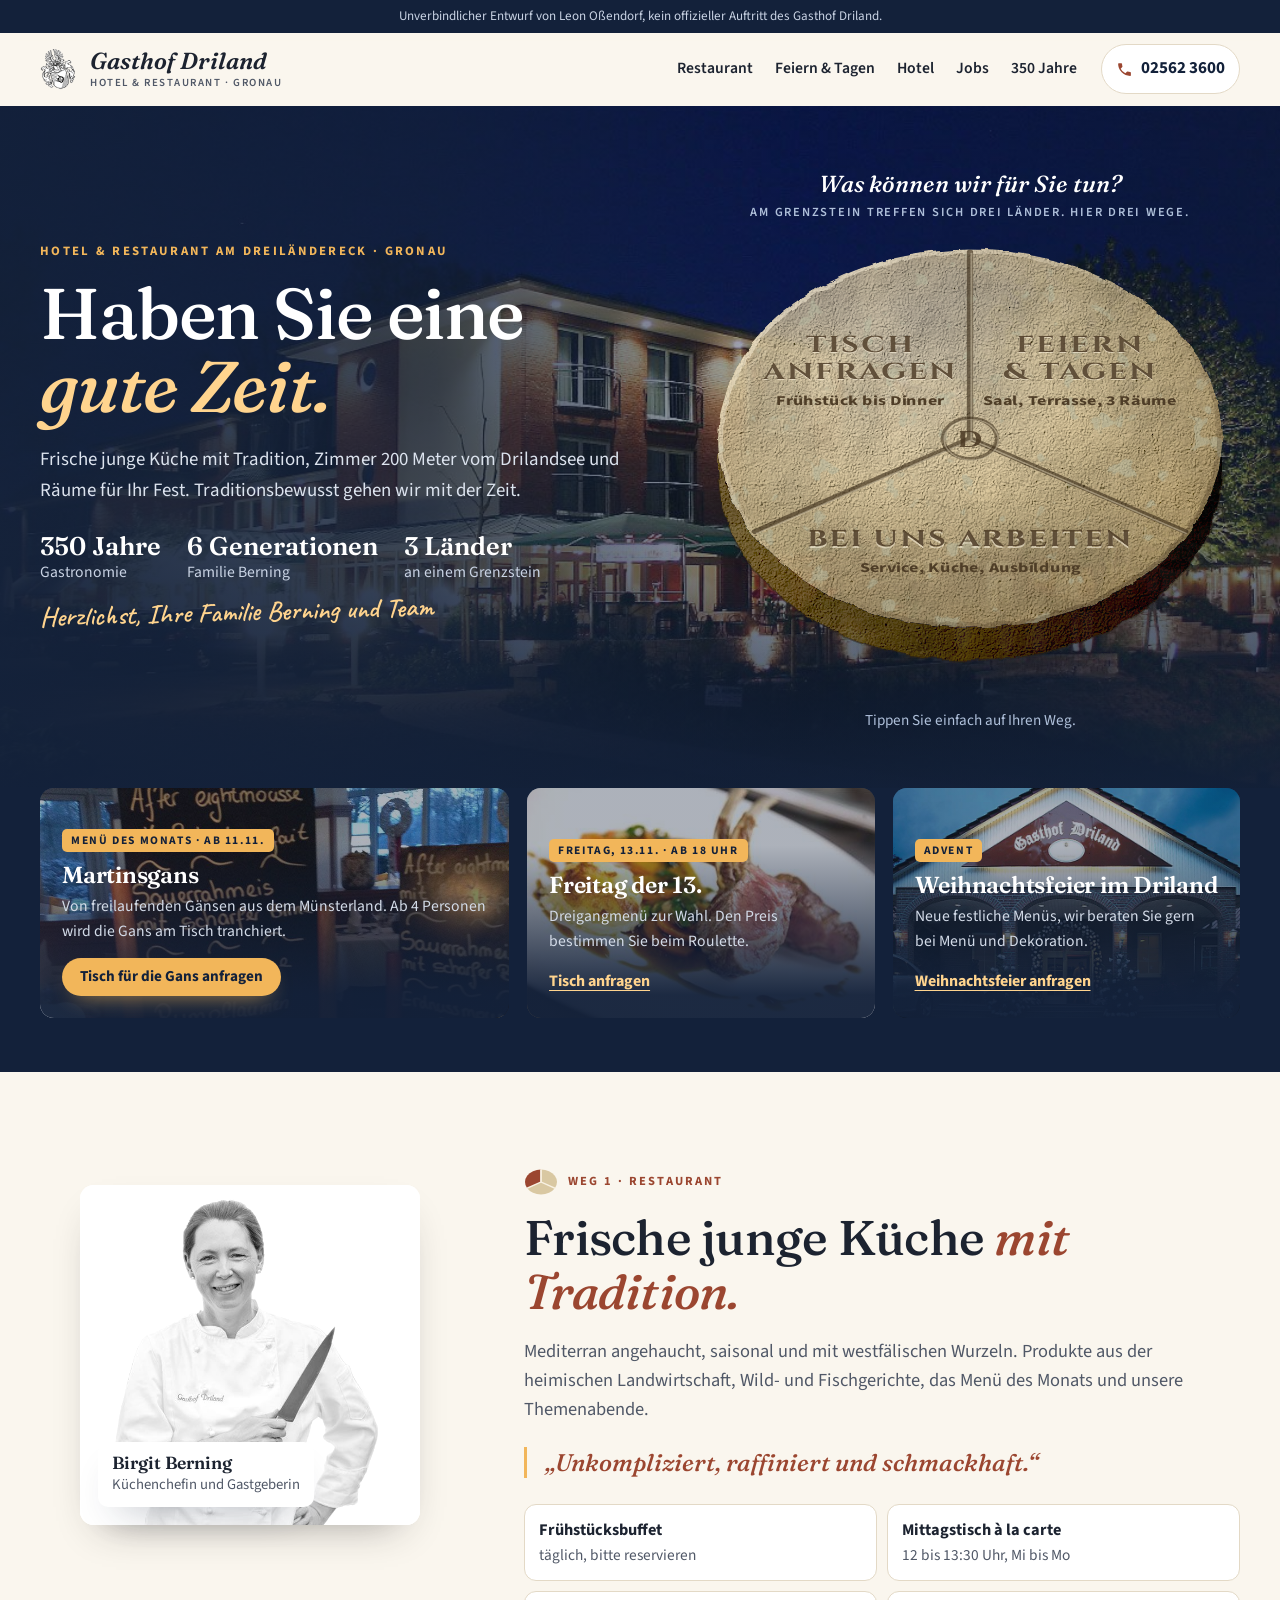
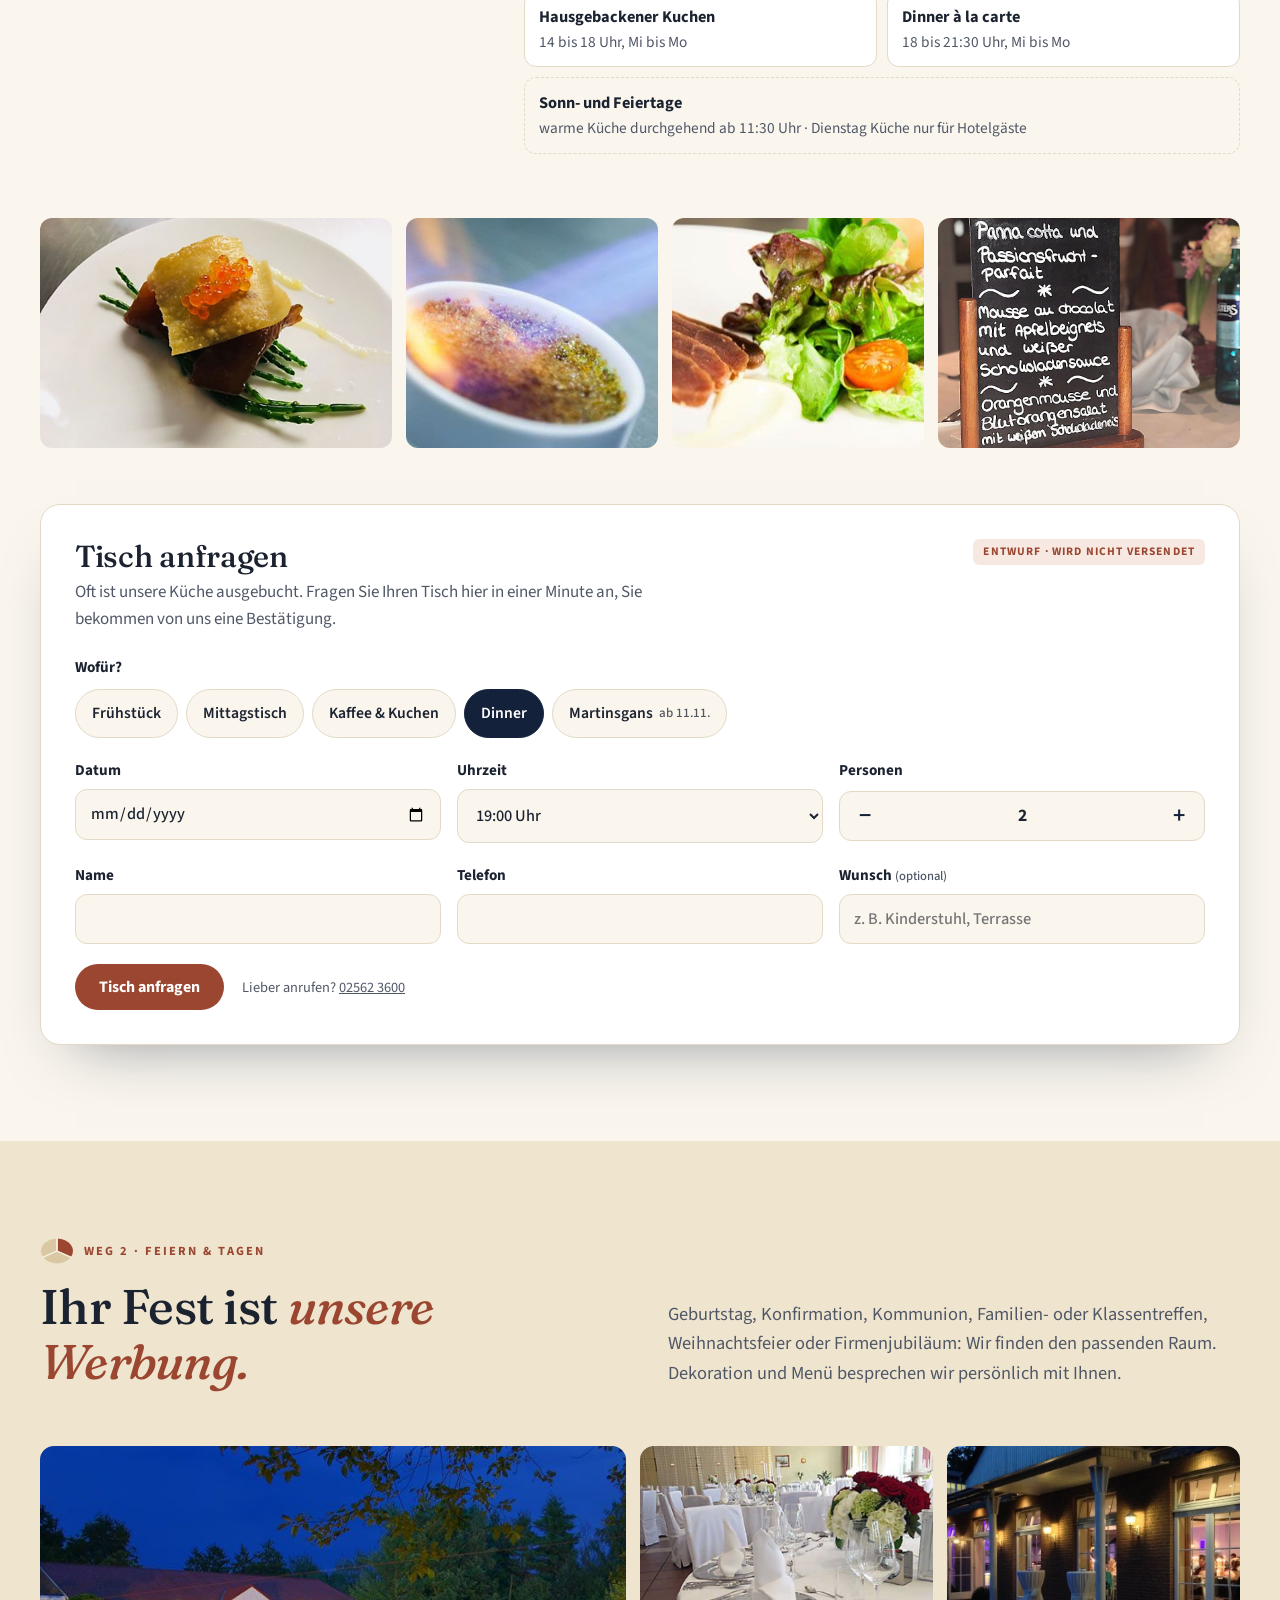
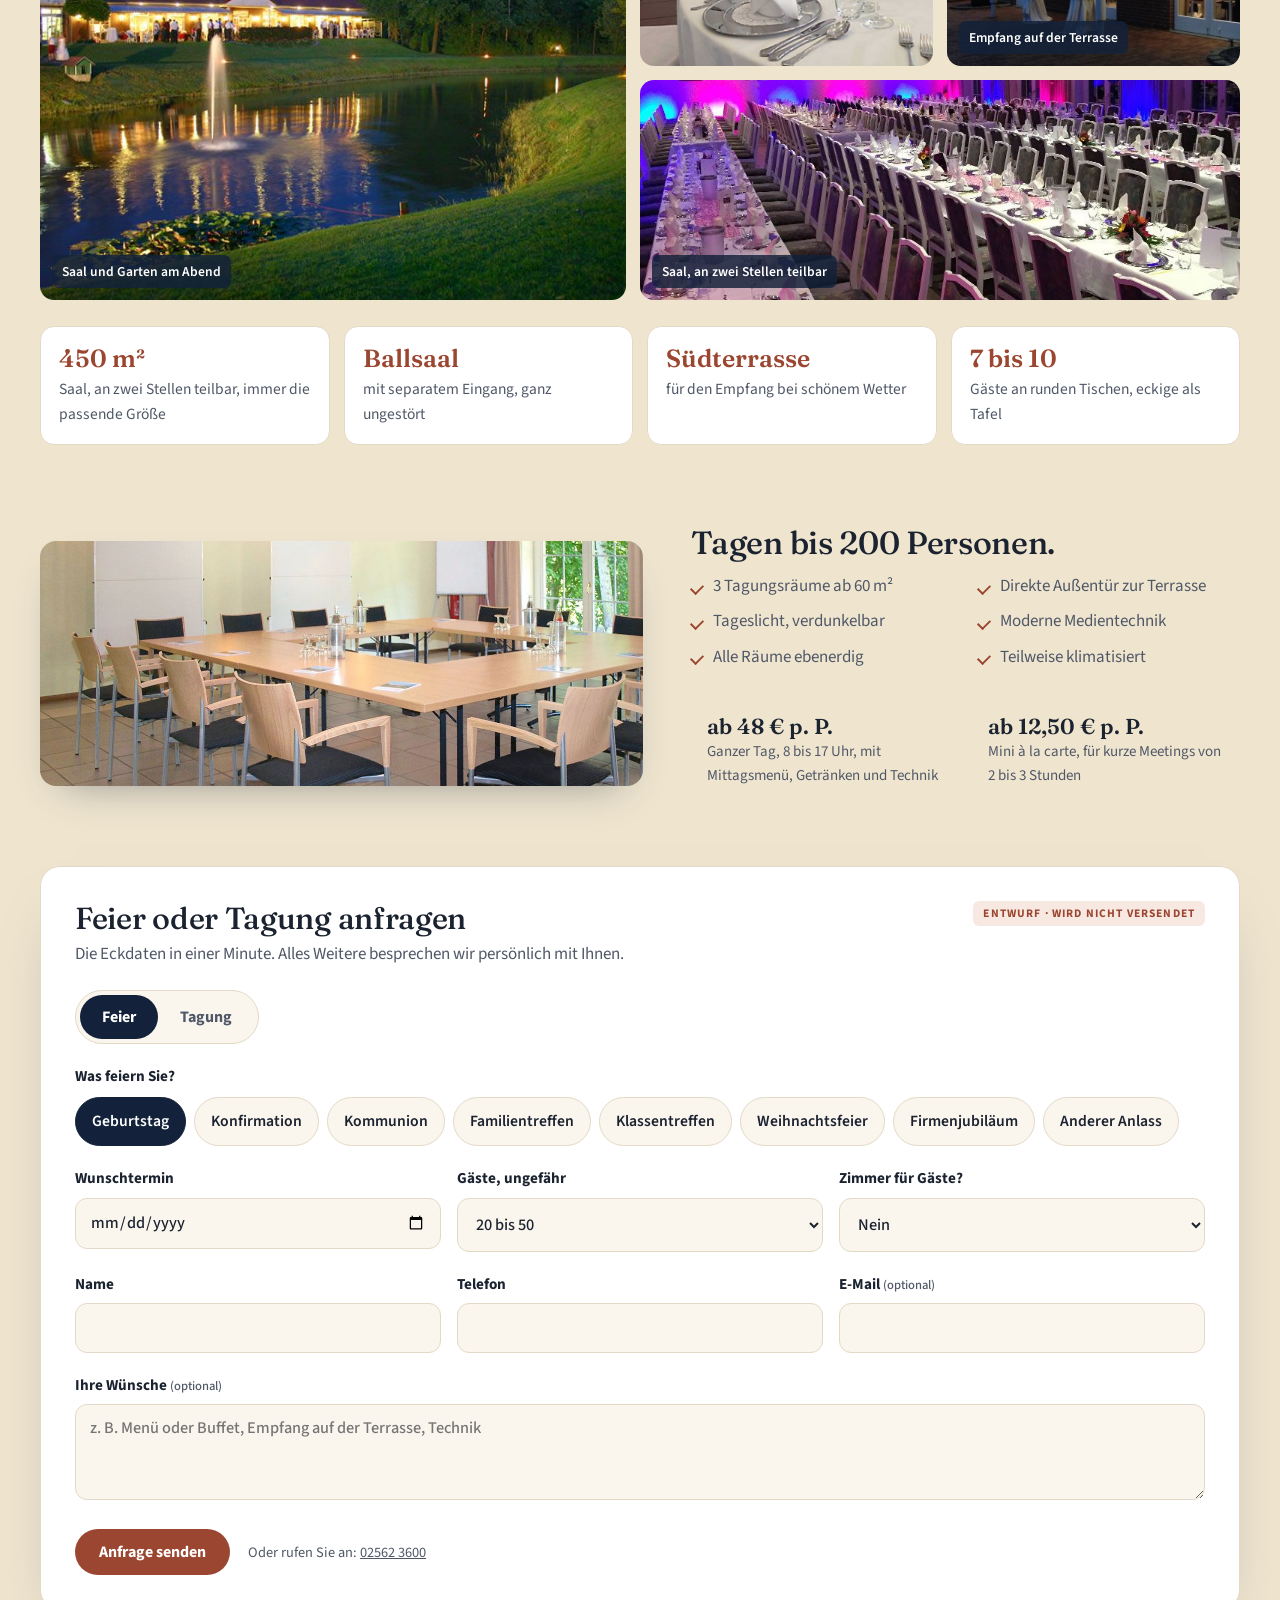
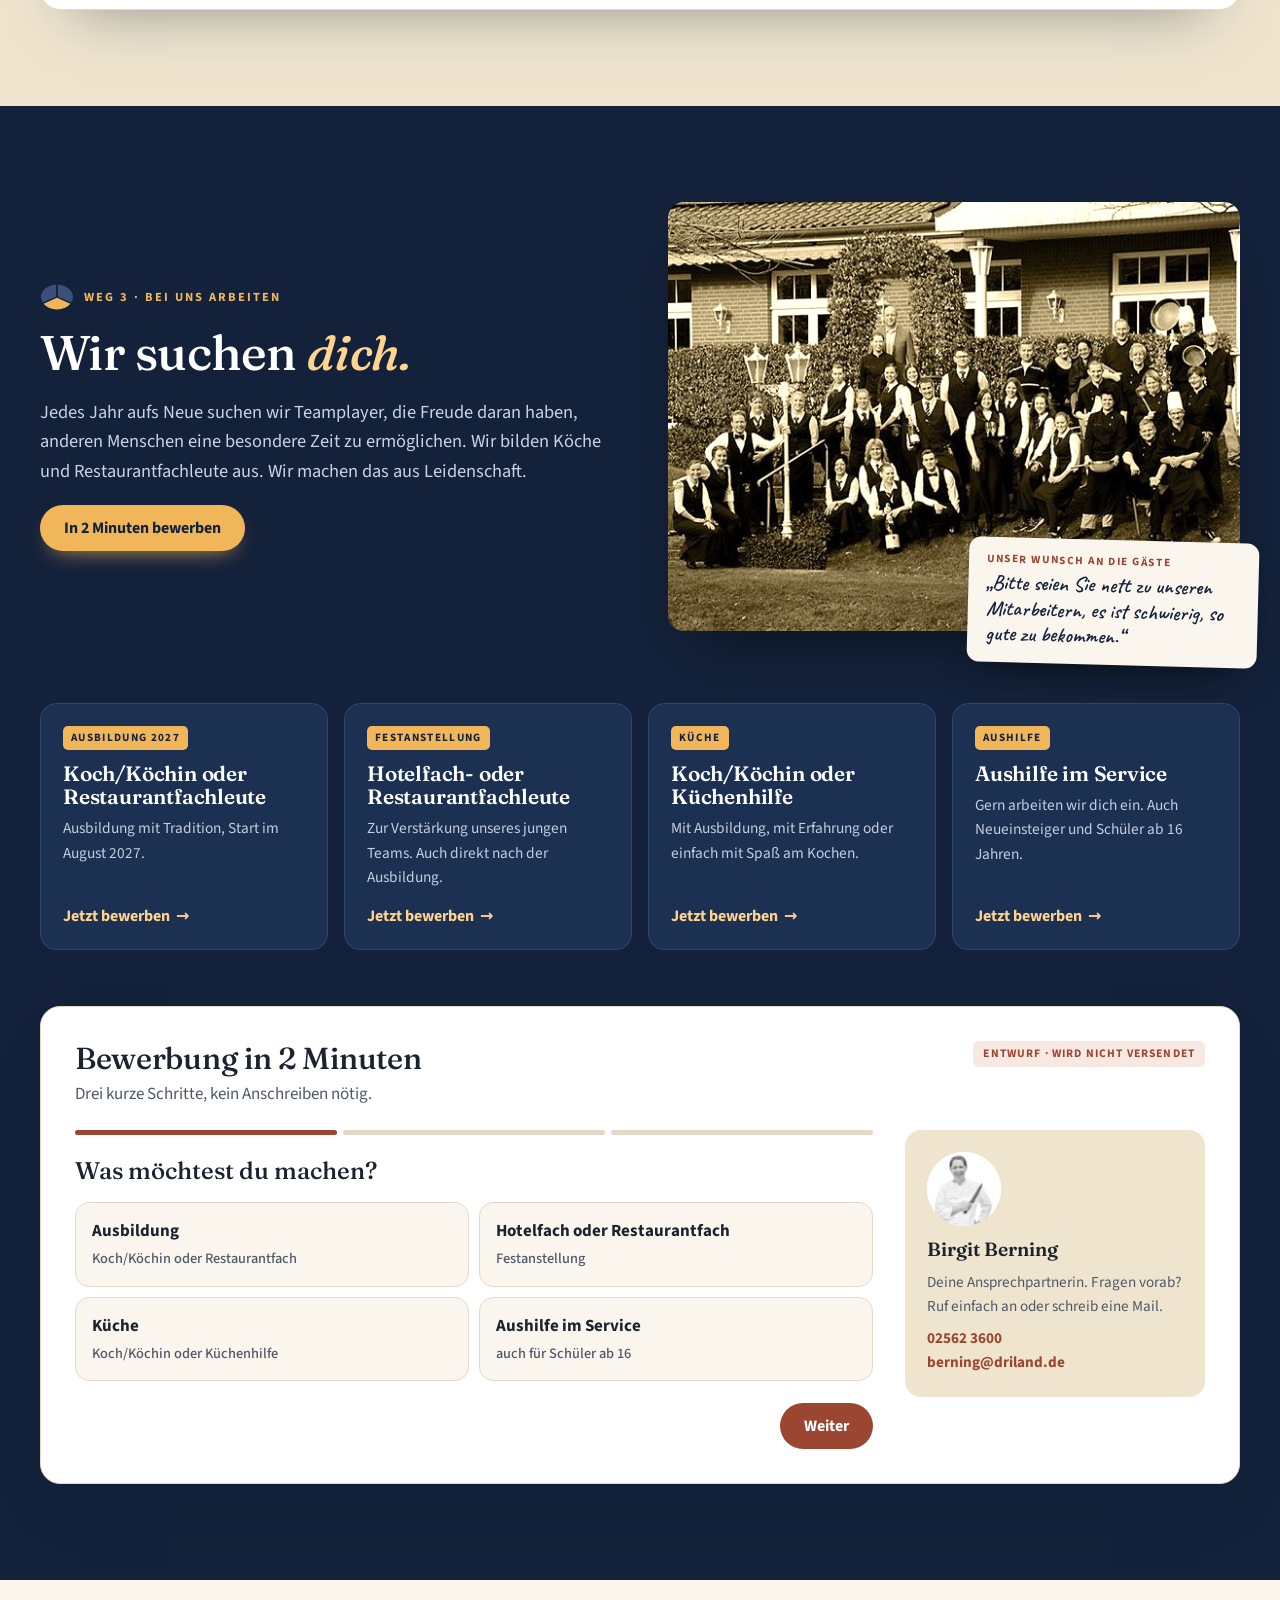
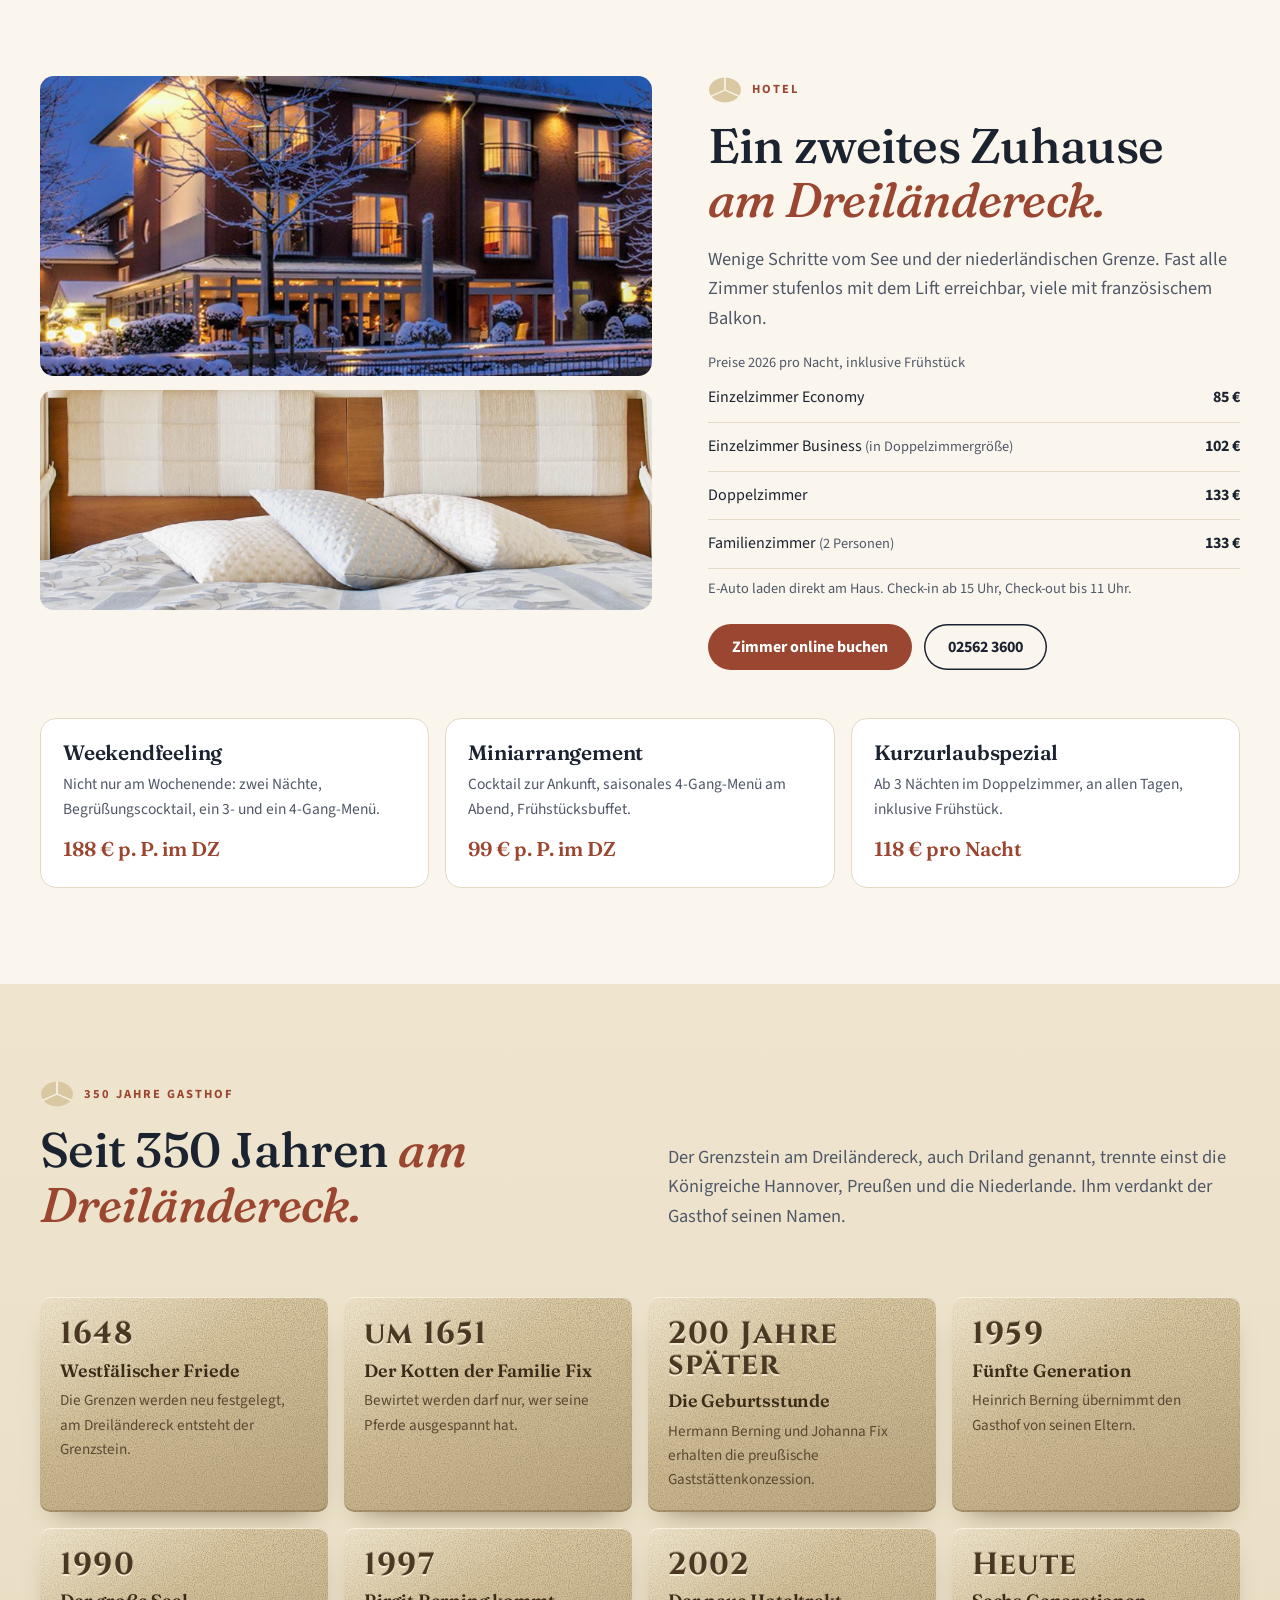
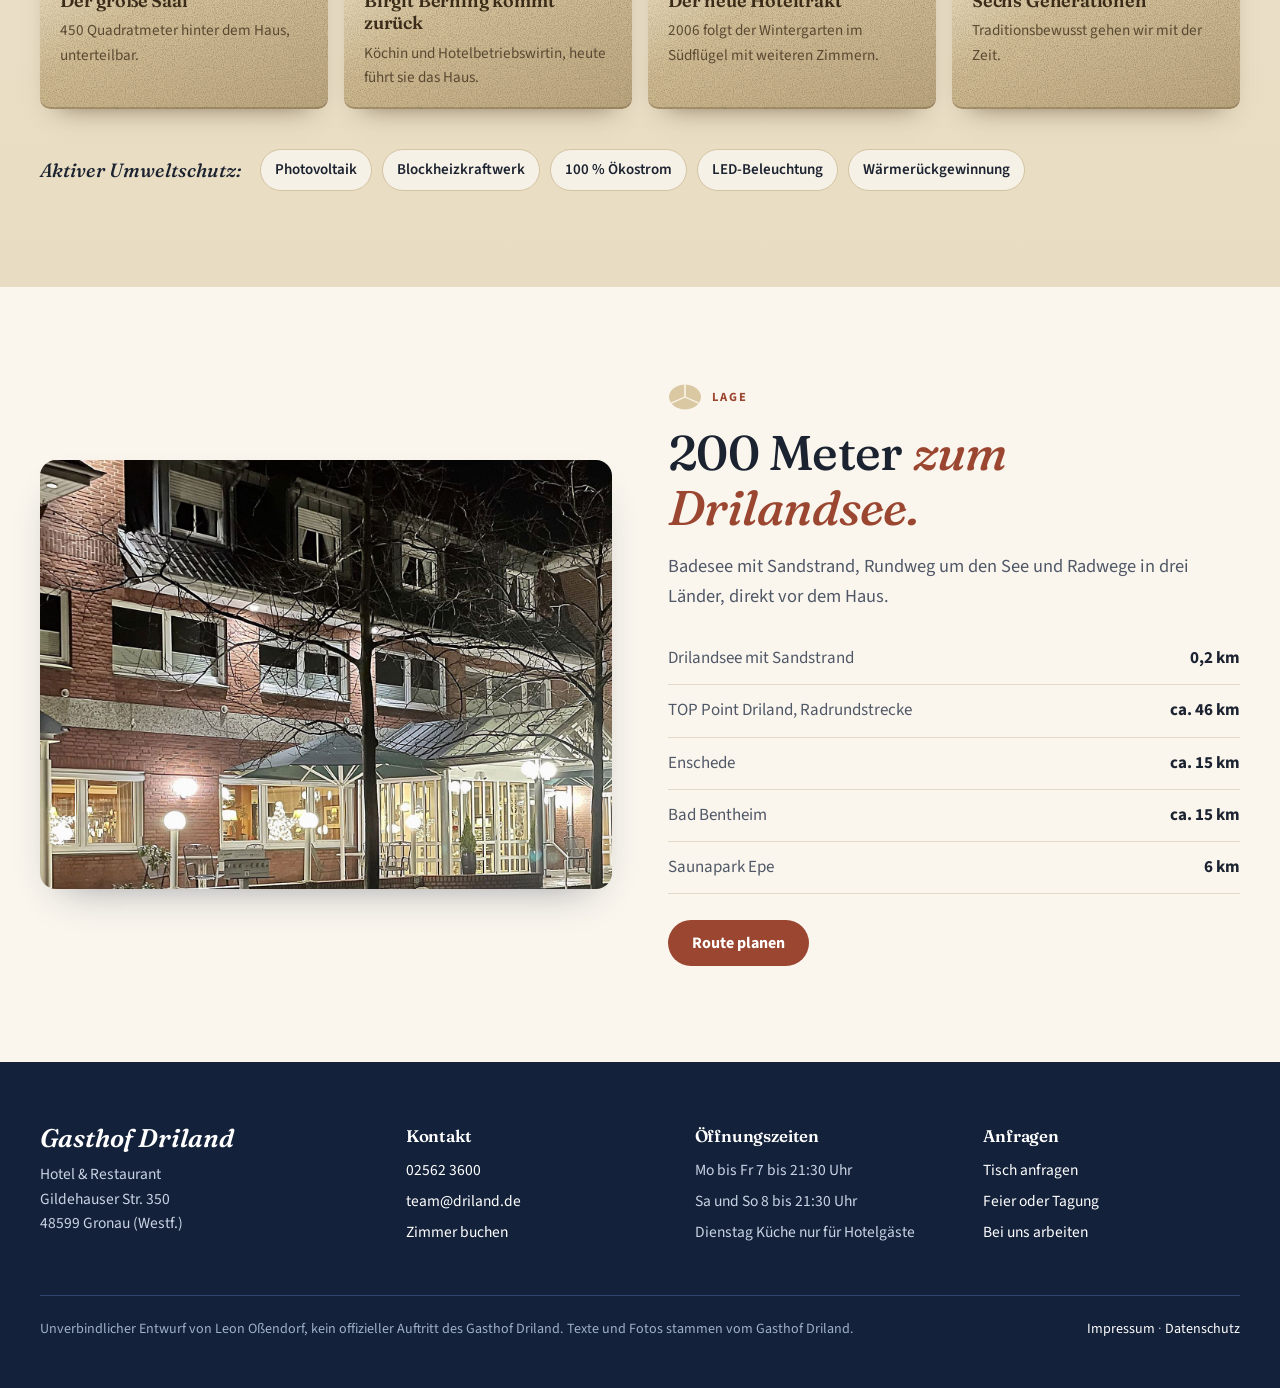
<file: index.html>
<!doctype html>
<html lang="de-DE">
<head>
<meta charset="utf-8">
<meta name="viewport" content="width=device-width, initial-scale=1">
<meta name="robots" content="noindex,nofollow">
<title>Gasthof Driland – Hotel &amp; Restaurant am Dreiländereck, Gronau (Entwurf)</title>
<meta name="description" content="Unverbindlicher Entwurf: Hotel &amp; Restaurant Gasthof Driland in Gronau. Tisch anfragen, Feier oder Tagung anfragen, in zwei Minuten bewerben.">
<meta name="theme-color" content="#13213A">
<link rel="preload" href="fonts/fraunces.woff2" as="font" type="font/woff2" crossorigin>
<link rel="preload" href="fonts/cinzel.woff2" as="font" type="font/woff2" crossorigin>
<link rel="stylesheet" href="css/style.css">
<link rel="icon" href="data:image/svg+xml,%3Csvg xmlns='http://www.w3.org/2000/svg' viewBox='-34 -34 68 68'%3E%3Ccircle r='32' fill='%23D4C29C'/%3E%3Cpath d='M0 0V-32M0 0L27.7 16M0 0L-27.7 16' stroke='%234A3823' stroke-width='5'/%3E%3C/svg%3E">
</head>
<body>
<a class="skip" href="#inhalt">Zum Inhalt</a>

<div class="draftbar" role="note">Unverbindlicher Entwurf von Leon Oßendorf, kein offizieller Auftritt des Gasthof Driland.</div>

<header class="top" id="kopf">
  <div class="wrap top-in">
    <a class="brand" href="#start" aria-label="Gasthof Driland, zum Seitenanfang">
      <img src="img/wappen.png" width="132" height="138" alt="">
      <span><span class="brand-name">Gasthof Driland</span><span class="brand-sub">Hotel &amp; Restaurant · Gronau</span></span>
    </a>
    <nav class="nav" aria-label="Hauptnavigation">
      <a href="#restaurant">Restaurant</a>
      <a href="#feiern">Feiern &amp; Tagen</a>
      <a href="#hotel">Hotel</a>
      <a href="#team">Jobs</a>
      <a href="#geschichte">350 Jahre</a>
    </nav>
    <div class="top-act">
      <a class="tel" href="tel:+4925623600"><svg aria-hidden="true" viewBox="0 0 24 24"><path d="M6.6 10.8a15.1 15.1 0 0 0 6.6 6.6l2.2-2.2a1 1 0 0 1 1-.25 11.4 11.4 0 0 0 3.6.57 1 1 0 0 1 1 1V20a1 1 0 0 1-1 1A17 17 0 0 1 3 4a1 1 0 0 1 1-1h3.5a1 1 0 0 1 1 1c0 1.25.2 2.45.57 3.57a1 1 0 0 1-.25 1z"/></svg><span class="tel-nr">02562 3600</span></a>
    </div>
  </div>
</header>

<main id="inhalt">

<!-- HERO: DER GRENZSTEIN -->
<section class="hero" id="start">
  <div class="hero-bild"><img src="img/haus-abend.jpg" width="1076" height="604" alt="Der Gasthof Driland am Abend, Fenster und Terrasse beleuchtet"></div>
  <div class="wrap hero-in">
    <div class="hero-text">
      <p class="ort">Hotel &amp; Restaurant<span class="lang"> am Dreiländereck</span> · Gronau</p>
      <h1>Haben Sie eine <em>gute Zeit.</em></h1>
      <p class="lead">Frische junge Küche mit Tradition, Zimmer 200 Meter vom Drilandsee und Räume für Ihr Fest. Traditionsbewusst gehen wir mit der Zeit.</p>
    </div>

    <div class="stein-box">
      <p class="stein-frage">Was können wir für Sie tun?<small>Am Grenzstein treffen sich drei Länder. Hier drei Wege.</small></p>
      <svg class="stein" viewBox="0 0 600 530" role="group" aria-label="Drei Wege: Tisch anfragen, Feiern und Tagen, Bei uns arbeiten">
        <defs>
          <filter id="sand" x="-5%" y="-5%" width="110%" height="110%">
            <feTurbulence type="fractalNoise" baseFrequency="0.011" numOctaves="5" seed="11" result="grob"/>
            <feTurbulence type="fractalNoise" baseFrequency="0.85" numOctaves="2" seed="4" result="fein"/>
            <feComposite in="grob" in2="fein" operator="arithmetic" k2="0.7" k3="0.42" result="relief"/>
            <feDiffuseLighting in="relief" surfaceScale="5.5" diffuseConstant="1.08" lighting-color="#fff" result="licht"><feDistantLight azimuth="225" elevation="48"/></feDiffuseLighting>
            <feTurbulence type="fractalNoise" baseFrequency="0.006" numOctaves="3" seed="5" result="wolke"/>
            <feColorMatrix in="wolke" values="0 0 0 0 1  0 0 0 0 1  0 0 0 0 1  -1.6 0 0 0 1.25" result="flecken"/>
            <feComposite in="licht" in2="SourceGraphic" operator="arithmetic" k1="1.14" k4="-0.07" result="lit"/>
            <feComposite in="lit" in2="flecken" operator="arithmetic" k1="0.25" k2="0.78" result="lit2"/>
            <feComposite in="lit2" in2="SourceAlpha" operator="in"/>
          </filter>
          <filter id="rand" x="-3%" y="-3%" width="106%" height="106%"><feTurbulence type="fractalNoise" baseFrequency="0.045" numOctaves="2" seed="8"/><feDisplacementMap in="SourceGraphic" scale="7" xChannelSelector="R" yChannelSelector="G"/></filter>
          <filter id="flechte" x="0" y="0" width="100%" height="100%">
            <feTurbulence type="fractalNoise" baseFrequency="0.035" numOctaves="3" seed="21"/>
            <feColorMatrix values="0 0 0 0 .47  0 0 0 0 .49  0 0 0 0 .36  0 0 0 14 -9.4"/>
            <feComposite in2="SourceAlpha" operator="in"/>
          </filter>
          <radialGradient id="st-top" cx=".36" cy=".3" r=".85"><stop offset="0" stop-color="#E8DBBF"/><stop offset=".55" stop-color="#D4C29C"/><stop offset=".9" stop-color="#BCA67E"/><stop offset="1" stop-color="#9E8862"/></radialGradient>
          <linearGradient id="st-seite" x1="0" x2="1"><stop offset="0" stop-color="#8E7D5E"/><stop offset=".35" stop-color="#7A6A4E"/><stop offset="1" stop-color="#4A3F2E"/></linearGradient>
          <linearGradient id="st-kante" x1="0" y1="0" x2="1" y2="1"><stop offset="0" stop-color="#FFF4DC" stop-opacity=".75"/><stop offset=".5" stop-color="#FFF4DC" stop-opacity="0"/><stop offset=".55" stop-color="#3E2E1A" stop-opacity="0"/><stop offset="1" stop-color="#3E2E1A" stop-opacity=".55"/></linearGradient>
          <radialGradient id="st-boden" cx=".5" cy=".5" r=".5"><stop offset="0" stop-color="#000" stop-opacity=".6"/><stop offset="1" stop-color="#000" stop-opacity="0"/></radialGradient>
        </defs>
        <ellipse cx="306" cy="300" rx="300" ry="215" fill="url(#st-boden)"/>
        <g filter="url(#rand)">
          <path d="M20 235 A280 210 0 0 0 580 235 L580 272 A280 210 0 0 1 20 272 Z" fill="url(#st-seite)" filter="url(#sand)"/>
          <path d="M20 272 A280 210 0 0 0 580 272" fill="none" stroke="#2c2214" stroke-opacity=".5" stroke-width="2"/>
          <ellipse cx="300" cy="235" rx="280" ry="210" fill="url(#st-top)" filter="url(#sand)"/>
          <ellipse cx="300" cy="235" rx="280" ry="210" fill="#fff" filter="url(#flechte)" opacity=".5"/>
          <ellipse cx="300" cy="235" rx="277" ry="207.5" fill="none" stroke="url(#st-kante)" stroke-width="5"/>
        </g>
        <g transform="translate(300 235) scale(1 .75)">
          <a class="sek" href="#tisch" data-weg="tisch" aria-label="Tisch anfragen">
            <path class="glanz" d="M0 0 L-242.5 140 A280 280 0 0 1 0 -280 Z"/>
            <path class="fokus" d="M-8 -14 L-232 116 A262 262 0 0 1 -8 -260 Z"/>
            <g text-anchor="middle">
              <text class="gr" x="-122" y="-128" font-size="34" fill="#FFF6E2" opacity=".55" dy="1.6" aria-hidden="true">TISCH</text>
              <text class="gr" x="-122" y="-128" font-size="34" fill="#4A3823" opacity=".84">TISCH</text>
              <text class="gr" x="-122" y="-88" font-size="34" fill="#FFF6E2" opacity=".55" dy="1.6" aria-hidden="true">ANFRAGEN</text>
              <text class="gr" x="-122" y="-88" font-size="34" fill="#4A3823" opacity=".84">ANFRAGEN</text>
              <text class="kl" x="-122" y="-50" font-size="20" fill="#4E3D27">Frühstück bis Dinner</text>
            </g>
          </a>
          <a class="sek" href="#anfrage" data-weg="feier" aria-label="Feiern und Tagen">
            <path class="glanz" d="M0 0 L0 -280 A280 280 0 0 1 242.5 140 Z"/>
            <path class="fokus" d="M8 -14 L8 -260 A262 262 0 0 1 232 116 Z"/>
            <g text-anchor="middle">
              <text class="gr" x="122" y="-128" font-size="34" fill="#FFF6E2" opacity=".55" dy="1.6" aria-hidden="true">FEIERN</text>
              <text class="gr" x="122" y="-128" font-size="34" fill="#4A3823" opacity=".84">FEIERN</text>
              <text class="gr" x="122" y="-88" font-size="34" fill="#FFF6E2" opacity=".55" dy="1.6" aria-hidden="true">&amp; TAGEN</text>
              <text class="gr" x="122" y="-88" font-size="34" fill="#4A3823" opacity=".84">&amp; TAGEN</text>
              <text class="kl" x="122" y="-50" font-size="20" fill="#4E3D27">Saal, Terrasse, 3 Räume</text>
            </g>
          </a>
          <a class="sek" href="#bewerbung" data-weg="team" aria-label="Bei uns arbeiten">
            <path class="glanz" d="M0 0 L242.5 140 A280 280 0 0 1 -242.5 140 Z"/>
            <path class="fokus" d="M0 16 L226 146 A262 262 0 0 1 -226 146 Z"/>
            <g text-anchor="middle">
              <text class="gr" x="0" y="160" font-size="34" fill="#FFF6E2" opacity=".55" dy="1.6" aria-hidden="true">BEI UNS ARBEITEN</text>
              <text class="gr" x="0" y="160" font-size="34" fill="#4A3823" opacity=".84">BEI UNS ARBEITEN</text>
              <text class="kl" x="0" y="198" font-size="20" fill="#4E3D27">Service, Küche, Ausbildung</text>
            </g>
          </a>
          <g stroke-linecap="round" fill="none" pointer-events="none">
            <path d="M0 0 L0 -276 M0 0 L239 138 M0 0 L-239 138" stroke="#3B2C19" stroke-opacity=".62" stroke-width="7"/>
            <path d="M1.6 2 L1.6 -274 M1.6 2 L240 140.5 M1.6 2 L-237 140.5" stroke="#FFF3D8" stroke-opacity=".38" stroke-width="2.2"/>
            <circle r="30" stroke="#3B2C19" stroke-opacity=".55" stroke-width="5"/>
            <circle r="30" cx="1.4" cy="1.8" stroke="#FFF3D8" stroke-opacity=".35" stroke-width="1.6"/>
          </g>
          <text class="gr" y="12" font-size="34" text-anchor="middle" fill="#4A3823" opacity=".85" pointer-events="none">D</text>
        </g>
      </svg>
      <p class="stein-note">Tippen Sie einfach auf Ihren Weg.</p>
    </div>
    <div class="hero-extra">
      <ul class="fakten">
        <li><b>350 Jahre</b>Gastronomie</li>
        <li><b>6 Generationen</b>Familie Berning</li>
        <li><b>3 Länder</b>an einem Grenzstein</li>
      </ul>
      <p class="hand">Herzlichst, Ihre Familie Berning und Team</p>
    </div>
  </div>
</section>

<!-- AKTUELL -->
<section class="aktuell" aria-label="Aktuell im Driland">
  <div class="wrap aktuell-grid">
    <article class="akt reveal">
      <div class="akt-bild"><img src="img/tafel-kerze.jpg" width="1200" height="407" alt="" loading="lazy"></div>
      <div class="akt-in">
        <span class="tag">Menü des Monats · ab 11.11.</span>
        <h3>Martinsgans</h3>
        <p>Von freilaufenden Gänsen aus dem Münsterland. Ab 4 Personen wird die Gans am Tisch tranchiert.</p>
        <a class="btn btn-licht btn-klein" href="#tisch" data-preset-tisch="Martinsgans">Tisch für die Gans anfragen</a>
      </div>
    </article>
    <article class="akt reveal">
      <div class="akt-bild"><img src="img/teller-lamm.jpg" width="405" height="270" alt="" loading="lazy"></div>
      <div class="akt-in">
        <span class="tag">Freitag, 13.11. · ab 18 Uhr</span>
        <h3>Freitag der 13.</h3>
        <p>Dreigangmenü zur Wahl. Den Preis bestimmen Sie beim Roulette.</p>
        <a class="akt-link" href="#tisch" data-preset-tisch="Dinner" data-datum="2026-11-13">Tisch anfragen</a>
      </div>
    </article>
    <article class="akt reveal">
      <div class="akt-bild"><img src="img/eingang-advent.jpg" width="800" height="530" alt="" loading="lazy"></div>
      <div class="akt-in">
        <span class="tag">Advent</span>
        <h3>Weihnachtsfeier im Driland</h3>
        <p>Neue festliche Menüs, wir beraten Sie gern bei Menü und Dekoration.</p>
        <a class="akt-link" href="#anfrage" data-preset-feier="Weihnachtsfeier">Weihnachtsfeier anfragen</a>
      </div>
    </article>
  </div>
</section>

<!-- WEG 1: RESTAURANT -->
<section class="sektion" id="restaurant">
  <div class="wrap">
    <div class="rest-grid">
      <figure class="chefin reveal">
        <img src="img/birgit-berning.jpg" width="600" height="600" alt="Küchenchefin Birgit Berning in Kochjacke" loading="lazy">
        <figcaption><b>Birgit Berning</b>Küchenchefin und Gastgeberin</figcaption>
      </figure>
      <div class="reveal">
        <p class="marke"><svg viewBox="-34 -27 68 54" aria-hidden="true"><g transform="scale(1 .78)"><path class="s an" d="M0 0 L-27.7 16 A32 32 0 0 1 0 -32Z"/><path class="s" d="M0 0 L0 -32 A32 32 0 0 1 27.7 16Z"/><path class="s" d="M0 0 L27.7 16 A32 32 0 0 1 -27.7 16Z"/><path class="r" d="M0 0V-33M0 0L28.6 16.5M0 0L-28.6 16.5"/></g></svg>Weg 1 · Restaurant</p>
        <h2>Frische junge Küche <em>mit Tradition.</em></h2>
        <p class="intro">Mediterran angehaucht, saisonal und mit westfälischen Wurzeln. Produkte aus der heimischen Landwirtschaft, Wild- und Fischgerichte, das Menü des Monats und unsere Themenabende.</p>
        <p class="motto">„Unkompliziert, raffiniert und schmackhaft.“</p>
        <ul class="zeiten">
          <li><b>Frühstücksbuffet</b>täglich, bitte reservieren</li>
          <li><b>Mittagstisch à la carte</b>12 bis 13:30 Uhr, Mi bis Mo</li>
          <li><b>Hausgebackener Kuchen</b>14 bis 18 Uhr, Mi bis Mo</li>
          <li><b>Dinner à la carte</b>18 bis 21:30 Uhr, Mi bis Mo</li>
          <li class="hinweis"><b>Sonn- und Feiertage</b>warme Küche durchgehend ab 11:30 Uhr · Dienstag Küche nur für Hotelgäste</li>
        </ul>
      </div>
    </div>

    <div class="teller reveal">
      <img src="img/teller-ravioli.jpg" width="960" height="648" alt="Angerichteter Teller mit Ravioli und Kaviar" loading="lazy">
      <img src="img/teller-creme.jpg" width="405" height="270" alt="Crème brûlée, frisch abgeflämmt" loading="lazy">
      <img src="img/teller-salat.jpg" width="405" height="270" alt="Salat mit Tomaten und Thunfisch" loading="lazy">
      <img src="img/tafel-dessert.jpg" width="960" height="684" alt="Kreidetafel mit Desserts: Panna cotta, Mousse au chocolat, Orangenmousse" loading="lazy">
    </div>

    <form class="karte reveal" id="tisch" data-form="tisch" novalidate>
      <div class="form-kopf">
        <div>
          <h3>Tisch anfragen</h3>
          <p>Oft ist unsere Küche ausgebucht. Fragen Sie Ihren Tisch hier in einer Minute an, Sie bekommen von uns eine Bestätigung.</p>
        </div>
        <span class="demo">Entwurf · wird nicht versendet</span>
      </div>
      <div class="inhalt">
        <fieldset>
          <legend>Wofür?</legend>
          <div class="chips" data-name="anlass">
            <label class="chip"><input type="radio" name="anlass" value="Frühstück"><span>Frühstück</span></label>
            <label class="chip"><input type="radio" name="anlass" value="Mittag"><span>Mittagstisch</span></label>
            <label class="chip"><input type="radio" name="anlass" value="Kuchen"><span>Kaffee &amp; Kuchen</span></label>
            <label class="chip"><input type="radio" name="anlass" value="Dinner" checked><span>Dinner</span></label>
            <label class="chip"><input type="radio" name="anlass" value="Martinsgans"><span>Martinsgans <small>ab 11.11.</small></span></label>
          </div>
        </fieldset>
        <div class="reihe">
          <div class="feld"><label for="t-datum">Datum</label><input type="date" id="t-datum" name="datum" required></div>
          <div class="feld"><label for="t-zeit">Uhrzeit</label><select id="t-zeit" name="zeit"></select></div>
          <div class="feld"><span class="lbl" id="t-pers-l">Personen</span><div class="stepper" role="group" aria-labelledby="t-pers-l"><button type="button" data-step="-1" aria-label="Eine Person weniger">−</button><output id="t-pers" aria-live="polite">2</output><button type="button" data-step="1" aria-label="Eine Person mehr">+</button></div></div>
        </div>
        <p class="tipp" id="t-tipp" role="status"></p>
        <div class="reihe">
          <div class="feld"><label for="t-name">Name</label><input type="text" id="t-name" name="name" autocomplete="name" required></div>
          <div class="feld"><label for="t-tel">Telefon</label><input type="tel" id="t-tel" name="telefon" autocomplete="tel" inputmode="tel" required></div>
          <div class="feld"><label for="t-wunsch">Wunsch <small>(optional)</small></label><input type="text" id="t-wunsch" name="wunsch" placeholder="z. B. Kinderstuhl, Terrasse"></div>
        </div>
        <div class="form-fuss">
          <button class="btn btn-klinker" type="submit">Tisch anfragen</button>
          <p>Lieber anrufen? <a href="tel:+4925623600">02562 3600</a></p>
        </div>
      </div>
      <div class="danke" role="status">
        <svg viewBox="0 0 64 64" aria-hidden="true"><circle cx="32" cy="32" r="30" fill="#FBF0EB"/><path d="M20 33l8 8 16-17" fill="none" stroke="#9B4630" stroke-width="4" stroke-linecap="round" stroke-linejoin="round"/></svg>
        <h4>Danke, Ihre Anfrage ist da.</h4>
        <p data-zusammenfassung></p>
        <p class="klein">Im Entwurf wird nichts verschickt. Auf der echten Seite käme die Anfrage sortiert bei Familie Berning an.</p>
      </div>
    </form>
  </div>
</section>

<!-- WEG 2: FEIERN & TAGEN -->
<section class="sektion sand" id="feiern">
  <div class="wrap">
    <div class="feier-kopf reveal">
      <div>
        <p class="marke"><svg viewBox="-34 -27 68 54" aria-hidden="true"><g transform="scale(1 .78)"><path class="s" d="M0 0 L-27.7 16 A32 32 0 0 1 0 -32Z"/><path class="s an" d="M0 0 L0 -32 A32 32 0 0 1 27.7 16Z"/><path class="s" d="M0 0 L27.7 16 A32 32 0 0 1 -27.7 16Z"/><path class="r" d="M0 0V-33M0 0L28.6 16.5M0 0L-28.6 16.5"/></g></svg>Weg 2 · Feiern &amp; Tagen</p>
        <h2>Ihr Fest ist <em>unsere Werbung.</em></h2>
      </div>
      <p class="intro">Geburtstag, Konfirmation, Kommunion, Familien- oder Klassentreffen, Weihnachtsfeier oder Firmenjubiläum: Wir finden den passenden Raum. Dekoration und Menü besprechen wir persönlich mit Ihnen.</p>
    </div>

    <div class="mosaik reveal">
      <figure><img src="img/saal-teich.jpg" width="800" height="530" alt="Der Saal am Abend, davor der beleuchtete Teich mit Fontäne" loading="lazy"><figcaption>Saal und Garten am Abend</figcaption></figure>
      <figure><img src="img/saal-weiss.jpg" width="853" height="487" alt="Festlich eingedeckte runde Tische im Saal" loading="lazy"></figure>
      <figure><img src="img/terrasse-abend.jpg" width="800" height="530" alt="Terrasse mit Stehtischen vor dem Saal" loading="lazy"><figcaption>Empfang auf der Terrasse</figcaption></figure>
      <figure><img src="img/saal-tafel.jpg" width="800" height="530" alt="Lange Festtafeln im Saal mit farbigem Licht" loading="lazy"><figcaption>Saal, an zwei Stellen teilbar</figcaption></figure>
    </div>

    <ul class="kacheln reveal">
      <li><b>450 m²</b>Saal, an zwei Stellen teilbar, immer die passende Größe</li>
      <li><b>Ballsaal</b>mit separatem Eingang, ganz ungestört</li>
      <li><b>Südterrasse</b>für den Empfang bei schönem Wetter</li>
      <li><b>7 bis 10</b>Gäste an runden Tischen, eckige als Tafel</li>
    </ul>

    <div class="tagung reveal">
      <img src="img/tagung-u.jpg" width="1200" height="488" alt="Tagungsraum mit Tischen in U-Form und Tageslicht" loading="lazy">
      <div>
        <h3>Tagen bis 200 Personen.</h3>
        <ul class="haken">
          <li>3 Tagungsräume ab 60 m²</li>
          <li>Tageslicht, verdunkelbar</li>
          <li>Alle Räume ebenerdig</li>
          <li>Direkte Außentür zur Terrasse</li>
          <li>Moderne Medientechnik</li>
          <li>Teilweise klimatisiert</li>
        </ul>
        <div class="preise">
          <div><b>ab 48 € p. P.</b>Ganzer Tag, 8 bis 17 Uhr, mit Mittagsmenü, Getränken und Technik</div>
          <div><b>ab 12,50 € p. P.</b>Mini à la carte, für kurze Meetings von 2 bis 3 Stunden</div>
        </div>
      </div>
    </div>

    <form class="karte reveal" id="anfrage" data-form="feier" novalidate>
      <div class="form-kopf">
        <div>
          <h3>Feier oder Tagung anfragen</h3>
          <p>Die Eckdaten in einer Minute. Alles Weitere besprechen wir persönlich mit Ihnen.</p>
        </div>
        <span class="demo">Entwurf · wird nicht versendet</span>
      </div>
      <div class="inhalt">
        <div class="umschalter" role="group" aria-label="Art der Anfrage">
          <button type="button" aria-pressed="true" data-art="feier">Feier</button>
          <button type="button" aria-pressed="false" data-art="tagung">Tagung</button>
        </div>
        <fieldset data-teil="feier">
          <legend>Was feiern Sie?</legend>
          <div class="chips">
            <label class="chip"><input type="radio" name="anlass-f" value="Geburtstag" checked><span>Geburtstag</span></label>
            <label class="chip"><input type="radio" name="anlass-f" value="Konfirmation"><span>Konfirmation</span></label>
            <label class="chip"><input type="radio" name="anlass-f" value="Kommunion"><span>Kommunion</span></label>
            <label class="chip"><input type="radio" name="anlass-f" value="Familientreffen"><span>Familientreffen</span></label>
            <label class="chip"><input type="radio" name="anlass-f" value="Klassentreffen"><span>Klassentreffen</span></label>
            <label class="chip"><input type="radio" name="anlass-f" value="Weihnachtsfeier"><span>Weihnachtsfeier</span></label>
            <label class="chip"><input type="radio" name="anlass-f" value="Firmenjubiläum"><span>Firmenjubiläum</span></label>
            <label class="chip"><input type="radio" name="anlass-f" value="Anderer Anlass"><span>Anderer Anlass</span></label>
          </div>
        </fieldset>
        <fieldset data-teil="tagung" class="versteckt">
          <legend>Welches Format?</legend>
          <div class="chips">
            <label class="chip"><input type="radio" name="anlass-t" value="Tagung, ganzer Tag" checked><span>Ganzer Tag</span></label>
            <label class="chip"><input type="radio" name="anlass-t" value="Kurzes Meeting"><span>Kurzes Meeting <small>2 bis 3 Std.</small></span></label>
            <label class="chip"><input type="radio" name="anlass-t" value="Mehrtägiges Seminar"><span>Mehrere Tage</span></label>
          </div>
        </fieldset>
        <div class="reihe">
          <div class="feld"><label for="f-datum">Wunschtermin</label><input type="date" id="f-datum" name="datum"></div>
          <div class="feld"><label for="f-pers">Gäste, ungefähr</label><select id="f-pers" name="personen"><option>bis 20</option><option selected>20 bis 50</option><option>50 bis 100</option><option>100 bis 200</option><option>über 200</option></select></div>
          <div class="feld"><label for="f-zimmer">Zimmer für Gäste?</label><select id="f-zimmer" name="zimmer"><option>Nein</option><option>Ja, einige</option><option>Weiß ich noch nicht</option></select></div>
        </div>
        <div class="reihe">
          <div class="feld"><label for="f-name">Name</label><input type="text" id="f-name" name="name" autocomplete="name"></div>
          <div class="feld"><label for="f-tel">Telefon</label><input type="tel" id="f-tel" name="telefon" autocomplete="tel" inputmode="tel"></div>
          <div class="feld"><label for="f-mail">E-Mail <small>(optional)</small></label><input type="email" id="f-mail" name="email" autocomplete="email"></div>
        </div>
        <div class="feld" style="margin-bottom:20px"><label for="f-text">Ihre Wünsche <small>(optional)</small></label><textarea id="f-text" name="wuensche" placeholder="z. B. Menü oder Buffet, Empfang auf der Terrasse, Technik"></textarea></div>
        <div class="form-fuss">
          <button class="btn btn-klinker" type="submit">Anfrage senden</button>
          <p>Oder rufen Sie an: <a href="tel:+4925623600">02562 3600</a></p>
        </div>
      </div>
      <div class="danke" role="status">
        <svg viewBox="0 0 64 64" aria-hidden="true"><circle cx="32" cy="32" r="30" fill="#FBF0EB"/><path d="M20 33l8 8 16-17" fill="none" stroke="#9B4630" stroke-width="4" stroke-linecap="round" stroke-linejoin="round"/></svg>
        <h4>Danke, wir planen mit Ihnen.</h4>
        <p data-zusammenfassung></p>
        <p class="klein">Im Entwurf wird nichts verschickt.</p>
      </div>
    </form>
  </div>
</section>

<!-- WEG 3: TEAM -->
<section class="sektion dunkel" id="team">
  <div class="wrap">
    <div class="team-grid">
      <div class="reveal">
        <p class="marke"><svg viewBox="-34 -27 68 54" aria-hidden="true"><g transform="scale(1 .78)"><path class="s" d="M0 0 L-27.7 16 A32 32 0 0 1 0 -32Z"/><path class="s" d="M0 0 L0 -32 A32 32 0 0 1 27.7 16Z"/><path class="s an" d="M0 0 L27.7 16 A32 32 0 0 1 -27.7 16Z"/><path class="r" d="M0 0V-33M0 0L28.6 16.5M0 0L-28.6 16.5"/></g></svg>Weg 3 · Bei uns arbeiten</p>
        <h2>Wir suchen <em>dich.</em></h2>
        <p class="intro">Jedes Jahr aufs Neue suchen wir Teamplayer, die Freude daran haben, anderen Menschen eine besondere Zeit zu ermöglichen. Wir bilden Köche und Restaurantfachleute aus. Wir machen das aus Leidenschaft.</p>
        <a class="btn btn-licht" href="#bewerbung">In 2 Minuten bewerben</a>
      </div>
      <figure class="teamfoto reveal" style="margin:0">
        <img src="img/team.jpg" width="588" height="441" alt="Das Team des Gasthof Driland vor dem Haus" loading="lazy">
        <div class="wunsch"><small>Unser Wunsch an die Gäste</small><p>„Bitte seien Sie nett zu unseren Mitarbeitern, es ist schwierig, so gute zu bekommen.“</p></div>
      </figure>
    </div>

    <div class="stellen">
      <article class="stelle reveal"><span class="tag">Ausbildung 2027</span><h3>Koch/Köchin oder Restaurantfachleute</h3><p>Ausbildung mit Tradition, Start im August 2027.</p><button type="button" data-job="Ausbildung">Jetzt bewerben <span>→</span></button></article>
      <article class="stelle reveal"><span class="tag">Festanstellung</span><h3>Hotelfach- oder Restaurantfachleute</h3><p>Zur Verstärkung unseres jungen Teams. Auch direkt nach der Ausbildung.</p><button type="button" data-job="Hotelfach/Restaurantfach">Jetzt bewerben <span>→</span></button></article>
      <article class="stelle reveal"><span class="tag">Küche</span><h3>Koch/Köchin oder Küchenhilfe</h3><p>Mit Ausbildung, mit Erfahrung oder einfach mit Spaß am Kochen.</p><button type="button" data-job="Küche">Jetzt bewerben <span>→</span></button></article>
      <article class="stelle reveal"><span class="tag">Aushilfe</span><h3>Aushilfe im Service</h3><p>Gern arbeiten wir dich ein. Auch Neueinsteiger und Schüler ab 16 Jahren.</p><button type="button" data-job="Aushilfe Service">Jetzt bewerben <span>→</span></button></article>
    </div>

    <div class="karte reveal" id="bewerbung">
      <div class="form-kopf">
        <div>
          <h3>Bewerbung in 2 Minuten</h3>
          <p>Drei kurze Schritte, kein Anschreiben nötig.</p>
        </div>
        <span class="demo">Entwurf · wird nicht versendet</span>
      </div>
      <div class="bew-grid">
        <form data-form="bewerbung" novalidate>
          <div class="inhalt">
            <div class="fortschritt" aria-hidden="true"><i class="an"></i><i></i><i></i></div>
            <div class="schritt aktiv" data-schritt="1">
              <h4>Was möchtest du machen?</h4>
              <div class="wahl">
                <label><input type="radio" name="job" value="Ausbildung"><span>Ausbildung<small>Koch/Köchin oder Restaurantfach</small></span></label>
                <label><input type="radio" name="job" value="Hotelfach/Restaurantfach"><span>Hotelfach oder Restaurantfach<small>Festanstellung</small></span></label>
                <label><input type="radio" name="job" value="Küche"><span>Küche<small>Koch/Köchin oder Küchenhilfe</small></span></label>
                <label><input type="radio" name="job" value="Aushilfe Service"><span>Aushilfe im Service<small>auch für Schüler ab 16</small></span></label>
              </div>
              <div class="schritt-nav"><span></span><button class="btn btn-klinker" type="button" data-weiter>Weiter</button></div>
            </div>
            <div class="schritt" data-schritt="2">
              <h4>Ein paar Eckdaten</h4>
              <fieldset><legend>Ab wann?</legend><div class="chips"><label class="chip"><input type="radio" name="ab" value="sofort" checked><span>Sofort</span></label><label class="chip"><input type="radio" name="ab" value="nach Absprache"><span>Nach Absprache</span></label><label class="chip"><input type="radio" name="ab" value="August 2027"><span>August 2027</span></label></div></fieldset>
              <fieldset><legend>Erfahrung in der Gastronomie?</legend><div class="chips"><label class="chip"><input type="radio" name="erfahrung" value="ja" checked><span>Ja</span></label><label class="chip"><input type="radio" name="erfahrung" value="ein bisschen"><span>Ein bisschen</span></label><label class="chip"><input type="radio" name="erfahrung" value="noch nicht"><span>Noch nicht</span></label></div></fieldset>
              <div class="schritt-nav"><button class="zurueck" type="button" data-zurueck>← Zurück</button><button class="btn btn-klinker" type="button" data-weiter>Weiter</button></div>
            </div>
            <div class="schritt" data-schritt="3">
              <h4>Wie erreichen wir dich?</h4>
              <div class="reihe zwei">
                <div class="feld"><label for="b-name">Vor- und Nachname</label><input type="text" id="b-name" name="name" autocomplete="name"></div>
                <div class="feld"><label for="b-tel">Handynummer</label><input type="tel" id="b-tel" name="telefon" autocomplete="tel" inputmode="tel"></div>
              </div>
              <div class="feld" style="margin-bottom:6px"><label for="b-text">Noch etwas zu dir? <small>(optional)</small></label><textarea id="b-text" name="nachricht" placeholder="z. B. wann du gut erreichbar bist"></textarea></div>
              <div class="schritt-nav"><button class="zurueck" type="button" data-zurueck>← Zurück</button><button class="btn btn-klinker" type="submit">Bewerbung absenden</button></div>
            </div>
          </div>
          <div class="danke" role="status">
            <svg viewBox="0 0 64 64" aria-hidden="true"><circle cx="32" cy="32" r="30" fill="#FBF0EB"/><path d="M20 33l8 8 16-17" fill="none" stroke="#9B4630" stroke-width="4" stroke-linecap="round" stroke-linejoin="round"/></svg>
            <h4>Danke für deine Bewerbung!</h4>
            <p data-zusammenfassung></p>
            <p class="klein">Im Entwurf wird nichts verschickt.</p>
          </div>
        </form>
        <aside class="ansprech">
          <img src="img/birgit-berning.jpg" width="600" height="600" alt="" loading="lazy">
          <b>Birgit Berning</b>
          <p>Deine Ansprechpartnerin. Fragen vorab? Ruf einfach an oder schreib eine Mail.</p>
          <p><a href="tel:+4925623600">02562 3600</a><br><a href="mailto:berning@driland.de">berning@driland.de</a></p>
        </aside>
      </div>
    </div>
  </div>
</section>

<!-- HOTEL -->
<section class="sektion" id="hotel">
  <div class="wrap">
    <div class="hotel-grid">
      <div class="hotel-bilder reveal">
        <img class="b1" src="img/haus-winter.jpg" width="1160" height="434" alt="Das Hotel Driland im Winter, Fenster warm beleuchtet" loading="lazy">
        <img class="b2" src="img/zimmer-bett.jpg" width="1600" height="651" alt="Hotelzimmer mit Doppelbett" loading="lazy">
      </div>
      <div class="reveal">
        <p class="marke"><svg viewBox="-34 -27 68 54" aria-hidden="true"><g transform="scale(1 .78)"><path class="s" d="M0 0 L-27.7 16 A32 32 0 0 1 0 -32Z"/><path class="s" d="M0 0 L0 -32 A32 32 0 0 1 27.7 16Z"/><path class="s" d="M0 0 L27.7 16 A32 32 0 0 1 -27.7 16Z"/><path class="r" d="M0 0V-33M0 0L28.6 16.5M0 0L-28.6 16.5"/></g></svg>Hotel</p>
        <h2>Ein zweites Zuhause <em>am Dreiländereck.</em></h2>
        <p class="intro">Wenige Schritte vom See und der niederländischen Grenze. Fast alle Zimmer stufenlos mit dem Lift erreichbar, viele mit französischem Balkon.</p>
        <table class="zimmerpreise">
          <caption class="klein" style="text-align:left">Preise 2026 pro Nacht, inklusive Frühstück</caption>
          <tr><td>Einzelzimmer Economy</td><td>85 €</td></tr>
          <tr><td>Einzelzimmer Business <span class="klein">(in Doppelzimmergröße)</span></td><td>102 €</td></tr>
          <tr><td>Doppelzimmer</td><td>133 €</td></tr>
          <tr><td>Familienzimmer <span class="klein">(2 Personen)</span></td><td>133 €</td></tr>
        </table>
        <p class="klein">E-Auto laden direkt am Haus. Check-in ab 15 Uhr, Check-out bis 11 Uhr.</p>
        <div class="hotel-cta">
          <a class="btn btn-klinker" href="https://neo.cultbooking.com/CPC/?agentcode=58078&amp;hotelcode=3166&amp;lang=de" rel="noopener" target="_blank">Zimmer online buchen</a>
          <a class="btn btn-linie" href="tel:+4925623600">02562 3600</a>
        </div>
      </div>
    </div>
    <div class="arrangements">
      <article class="arr reveal"><h3>Weekendfeeling</h3><p>Nicht nur am Wochenende: zwei Nächte, Begrüßungscocktail, ein 3- und ein 4-Gang-Menü.</p><b>188 € p. P. im DZ</b></article>
      <article class="arr reveal"><h3>Miniarrangement</h3><p>Cocktail zur Ankunft, saisonales 4-Gang-Menü am Abend, Frühstücksbuffet.</p><b>99 € p. P. im DZ</b></article>
      <article class="arr reveal"><h3>Kurzurlaubspezial</h3><p>Ab 3 Nächten im Doppelzimmer, an allen Tagen, inklusive Frühstück.</p><b>118 € pro Nacht</b></article>
    </div>
  </div>
</section>

<!-- GESCHICHTE -->
<section class="sektion geschichte" id="geschichte">
  <div class="wrap">
    <div class="gesch-kopf reveal">
      <div>
        <p class="marke"><svg viewBox="-34 -27 68 54" aria-hidden="true"><g transform="scale(1 .78)"><path class="s" d="M0 0 L-27.7 16 A32 32 0 0 1 0 -32Z"/><path class="s" d="M0 0 L0 -32 A32 32 0 0 1 27.7 16Z"/><path class="s" d="M0 0 L27.7 16 A32 32 0 0 1 -27.7 16Z"/><path class="r" d="M0 0V-33M0 0L28.6 16.5M0 0L-28.6 16.5"/></g></svg>350 Jahre Gasthof</p>
        <h2>Seit 350 Jahren <em>am Dreiländereck.</em></h2>
      </div>
      <p class="intro">Der Grenzstein am Dreiländereck, auch Driland genannt, trennte einst die Königreiche Hannover, Preußen und die Niederlande. Ihm verdankt der Gasthof seinen Namen.</p>
    </div>
    <ol class="zeitleiste">
      <li class="platte reveal"><span class="jahr">1648</span><h3>Westfälischer Friede</h3><p>Die Grenzen werden neu festgelegt, am Dreiländereck entsteht der Grenzstein.</p></li>
      <li class="platte reveal"><span class="jahr">um 1651</span><h3>Der Kotten der Familie Fix</h3><p>Bewirtet werden darf nur, wer seine Pferde ausgespannt hat.</p></li>
      <li class="platte reveal"><span class="jahr">200 Jahre später</span><h3>Die Geburtsstunde</h3><p>Hermann Berning und Johanna Fix erhalten die preußische Gaststättenkonzession.</p></li>
      <li class="platte reveal"><span class="jahr">1959</span><h3>Fünfte Generation</h3><p>Heinrich Berning übernimmt den Gasthof von seinen Eltern.</p></li>
      <li class="platte reveal"><span class="jahr">1990</span><h3>Der große Saal</h3><p>450 Quadratmeter hinter dem Haus, unterteilbar.</p></li>
      <li class="platte reveal"><span class="jahr">1997</span><h3>Birgit Berning kommt zurück</h3><p>Köchin und Hotelbetriebswirtin, heute führt sie das Haus.</p></li>
      <li class="platte reveal"><span class="jahr">2002</span><h3>Der neue Hoteltrakt</h3><p>2006 folgt der Wintergarten im Südflügel mit weiteren Zimmern.</p></li>
      <li class="platte reveal"><span class="jahr">Heute</span><h3>Sechs Generationen</h3><p>Traditionsbewusst gehen wir mit der Zeit.</p></li>
    </ol>
    <div class="umwelt reveal">
      <strong>Aktiver Umweltschutz:</strong>
      <span>Photovoltaik</span><span>Blockheizkraftwerk</span><span>100 % Ökostrom</span><span>LED-Beleuchtung</span><span>Wärmerückgewinnung</span>
    </div>
  </div>
</section>

<!-- LAGE -->
<section class="sektion" id="lage">
  <div class="wrap lage-grid">
    <div class="lage-bild reveal"><img src="img/eingang-nacht.jpg" width="1500" height="1621" alt="Eingang des Gasthof Driland bei Nacht" loading="lazy" style="aspect-ratio:4/3;object-fit:cover"></div>
    <div class="reveal">
      <p class="marke"><svg viewBox="-34 -27 68 54" aria-hidden="true"><g transform="scale(1 .78)"><path class="s" d="M0 0 L-27.7 16 A32 32 0 0 1 0 -32Z"/><path class="s" d="M0 0 L0 -32 A32 32 0 0 1 27.7 16Z"/><path class="s" d="M0 0 L27.7 16 A32 32 0 0 1 -27.7 16Z"/><path class="r" d="M0 0V-33M0 0L28.6 16.5M0 0L-28.6 16.5"/></g></svg>Lage</p>
      <h2>200 Meter <em>zum Drilandsee.</em></h2>
      <p class="intro">Badesee mit Sandstrand, Rundweg um den See und Radwege in drei Länder, direkt vor dem Haus.</p>
      <ul class="distanzen">
        <li>Drilandsee mit Sandstrand <b>0,2 km</b></li>
        <li>TOP Point Driland, Radrundstrecke <b>ca. 46 km</b></li>
        <li>Enschede <b>ca. 15 km</b></li>
        <li>Bad Bentheim <b>ca. 15 km</b></li>
        <li>Saunapark Epe <b>6 km</b></li>
      </ul>
      <a class="btn btn-klinker" href="https://www.openstreetmap.org/search?query=Gildehauser%20Str.%20350%2C%2048599%20Gronau" target="_blank" rel="noopener">Route planen</a>
    </div>
  </div>
</section>

</main>

<footer class="fuss">
  <div class="wrap">
    <div class="fuss-grid">
      <div>
        <span class="brand-name" style="display:block">Gasthof Driland</span>
        <p>Hotel &amp; Restaurant<br>Gildehauser Str. 350<br>48599 Gronau (Westf.)</p>
      </div>
      <div>
        <h3>Kontakt</h3>
        <p><a href="tel:+4925623600">02562 3600</a></p>
        <p><a href="mailto:team@driland.de">team@driland.de</a></p>
        <p><a href="https://neo.cultbooking.com/CPC/?agentcode=58078&amp;hotelcode=3166&amp;lang=de" target="_blank" rel="noopener">Zimmer buchen</a></p>
      </div>
      <div>
        <h3>Öffnungszeiten</h3>
        <p>Mo bis Fr 7 bis 21:30 Uhr</p>
        <p>Sa und So 8 bis 21:30 Uhr</p>
        <p>Dienstag Küche nur für Hotelgäste</p>
      </div>
      <div>
        <h3>Anfragen</h3>
        <p><a href="#tisch">Tisch anfragen</a></p>
        <p><a href="#anfrage">Feier oder Tagung</a></p>
        <p><a href="#bewerbung">Bei uns arbeiten</a></p>
      </div>
    </div>
    <div class="entwurf-hinweis">
      <span>Unverbindlicher Entwurf von Leon Oßendorf, kein offizieller Auftritt des Gasthof Driland. Texte und Fotos stammen vom Gasthof Driland.</span>
      <span><a href="impressum.html">Impressum</a> · <a href="datenschutz.html">Datenschutz</a></span>
    </div>
  </div>
</footer>

<nav class="wege-leiste" aria-label="Drei Wege">
  <a href="#tisch"><svg viewBox="-34 -27 68 54" aria-hidden="true"><g transform="scale(1 .78)"><path class="s an" d="M0 0 L-27.7 16 A32 32 0 0 1 0 -32Z"/><path class="s" d="M0 0 L0 -32 A32 32 0 0 1 27.7 16Z"/><path class="s" d="M0 0 L27.7 16 A32 32 0 0 1 -27.7 16Z"/><path class="r" d="M0 0V-33M0 0L28.6 16.5M0 0L-28.6 16.5"/></g></svg>Tisch</a>
  <a href="#anfrage"><svg viewBox="-34 -27 68 54" aria-hidden="true"><g transform="scale(1 .78)"><path class="s" d="M0 0 L-27.7 16 A32 32 0 0 1 0 -32Z"/><path class="s an" d="M0 0 L0 -32 A32 32 0 0 1 27.7 16Z"/><path class="s" d="M0 0 L27.7 16 A32 32 0 0 1 -27.7 16Z"/><path class="r" d="M0 0V-33M0 0L28.6 16.5M0 0L-28.6 16.5"/></g></svg>Feier &amp; Tagung</a>
  <a href="#bewerbung"><svg viewBox="-34 -27 68 54" aria-hidden="true"><g transform="scale(1 .78)"><path class="s" d="M0 0 L-27.7 16 A32 32 0 0 1 0 -32Z"/><path class="s" d="M0 0 L0 -32 A32 32 0 0 1 27.7 16Z"/><path class="s an" d="M0 0 L27.7 16 A32 32 0 0 1 -27.7 16Z"/><path class="r" d="M0 0V-33M0 0L28.6 16.5M0 0L-28.6 16.5"/></g></svg>Bewerben</a>
</nav>

<script src="js/app.js" defer></script>
</body>
</html>
</file>
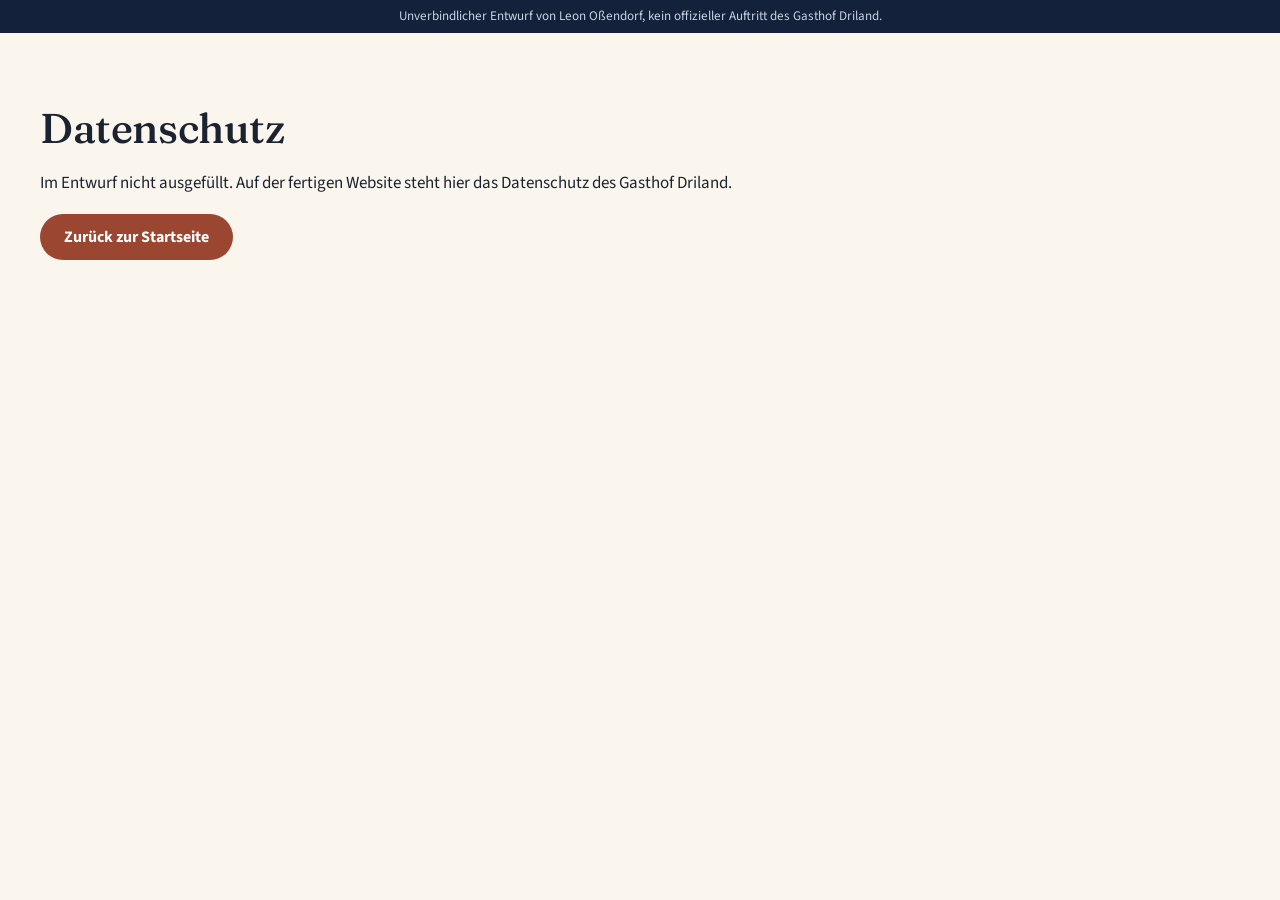
<file: datenschutz.html>
<!doctype html>
<html lang="de-DE">
<head>
<meta charset="utf-8">
<meta name="viewport" content="width=device-width, initial-scale=1">
<meta name="robots" content="noindex,nofollow">
<title>Datenschutz – Gasthof Driland (Entwurf)</title>
<link rel="stylesheet" href="css/style.css">
</head>
<body>
<div class="draftbar" role="note">Unverbindlicher Entwurf von Leon Oßendorf, kein offizieller Auftritt des Gasthof Driland.</div>
<main class="wrap einfach">
  <h1>Datenschutz</h1>
  <p>Im Entwurf nicht ausgefüllt. Auf der fertigen Website steht hier das Datenschutz des Gasthof Driland.</p>
  <p><a class="btn btn-klinker" href="index.html">Zurück zur Startseite</a></p>
</main>
</body>
</html>
</file>
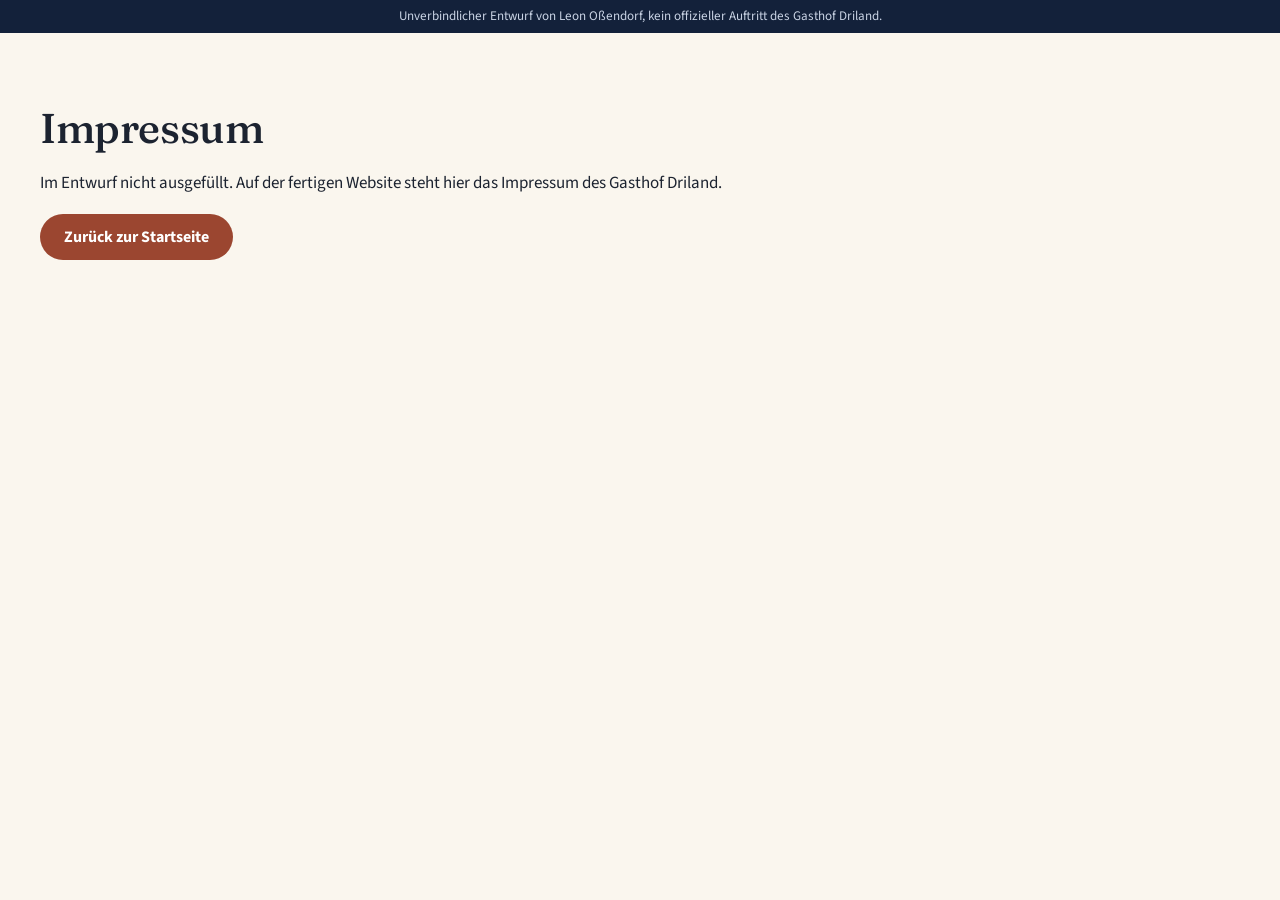
<file: impressum.html>
<!doctype html>
<html lang="de-DE">
<head>
<meta charset="utf-8">
<meta name="viewport" content="width=device-width, initial-scale=1">
<meta name="robots" content="noindex,nofollow">
<title>Impressum – Gasthof Driland (Entwurf)</title>
<link rel="stylesheet" href="css/style.css">
</head>
<body>
<div class="draftbar" role="note">Unverbindlicher Entwurf von Leon Oßendorf, kein offizieller Auftritt des Gasthof Driland.</div>
<main class="wrap einfach">
  <h1>Impressum</h1>
  <p>Im Entwurf nicht ausgefüllt. Auf der fertigen Website steht hier das Impressum des Gasthof Driland.</p>
  <p><a class="btn btn-klinker" href="index.html">Zurück zur Startseite</a></p>
</main>
</body>
</html>
</file>
<file: css/style.css>
/* Gasthof Driland – unverbindlicher Entwurf von Leon Oßendorf */
@font-face { font-family: "Fraunces"; src: url("../fonts/fraunces.woff2") format("woff2"); font-weight: 100 900; font-display: swap; }
@font-face { font-family: "Fraunces"; src: url("../fonts/fraunces-italic.woff2") format("woff2"); font-weight: 100 900; font-style: italic; font-display: swap; }
@font-face { font-family: "Cinzel"; src: url("../fonts/cinzel.woff2") format("woff2"); font-weight: 400 900; font-display: swap; }
@font-face { font-family: "Source Sans 3"; src: url("../fonts/sourcesans.woff2") format("woff2"); font-weight: 200 900; font-display: swap; }
@font-face { font-family: "Caveat"; src: url("../fonts/caveat.woff2") format("woff2"); font-weight: 400 700; font-display: swap; }

:root {
  --nacht: #13213A;
  --nacht-2: #1C3051;
  --nacht-3: #29436B;
  --klinker: #9B4630;
  --klinker-d: #7E3624;
  --licht: #F2B65A;
  --licht-2: #FFD48E;
  --sand: #DCCAA3;
  --sand-2: #EFE5CF;
  --sand-d: #A88E63;
  --stein: #4A3823;
  --creme: #FAF6EE;
  --weiss: #FFFFFF;
  --ink: #1C2330;
  --ink-2: #505867;
  --rand: #E3D9C6;
  --radius: 14px;
  --schatten: 0 18px 40px -22px rgba(19, 33, 58, .45);
  --serif: "Fraunces", Georgia, serif;
  --stein-font: "Cinzel", "Times New Roman", serif;
  --sans: "Source Sans 3", system-ui, sans-serif;
  --hand: "Caveat", cursive;
}

* { box-sizing: border-box; }
html { scroll-behavior: smooth; -webkit-text-size-adjust: 100%; }
body { margin: 0; font: 400 1.0625rem/1.6 var(--sans); color: var(--ink); background: var(--creme); }
img { max-width: 100%; display: block; height: auto; }
a { color: inherit; }
h1, h2, h3 { font-family: var(--serif); font-weight: 600; line-height: 1.12; margin: 0; letter-spacing: -.01em; }
p { margin: 0 0 1em; }
.wrap { width: min(1200px, 100% - 40px); margin-inline: auto; }
.skip { position: absolute; left: -999px; top: 8px; background: var(--weiss); padding: 8px 14px; z-index: 100; }
.skip:focus { left: 8px; }
:focus-visible { outline: 3px solid var(--licht); outline-offset: 3px; }

/* Entwurf-Hinweis */
.draftbar { background: var(--nacht); color: #C9D3E4; font-size: .82rem; text-align: center; padding: 6px 16px; }

/* Kopf */
.top { position: sticky; top: 0; z-index: 40; background: rgba(250, 246, 238, .96); backdrop-filter: blur(8px); border-bottom: 1px solid transparent; transition: border-color .3s, box-shadow .3s; }
.top.scrolled { border-color: var(--rand); box-shadow: 0 8px 24px -18px rgba(19,33,58,.5); }
.top-in { display: flex; align-items: center; gap: 24px; height: 72px; }
.brand { display: flex; align-items: center; gap: 10px; text-decoration: none; color: var(--ink); flex-shrink: 0; }
.brand img { width: 40px; height: 42px; object-fit: contain; }
.brand-name { font: italic 600 1.45rem/1 var(--serif); display: block; }
.brand-sub { font: 600 .68rem/1.2 var(--sans); letter-spacing: .14em; text-transform: uppercase; color: var(--ink-2); display: block; margin-top: 3px; }
.nav { display: flex; gap: 22px; margin-left: auto; }
.nav a { text-decoration: none; font-weight: 600; font-size: .98rem; color: var(--ink); position: relative; padding: 6px 0; }
.nav a::after { content: ""; position: absolute; left: 0; right: 0; bottom: 0; height: 2px; background: var(--klinker); transform: scaleX(0); transform-origin: left; transition: transform .35s ease; }
.nav a:hover::after { transform: scaleX(1); }
.top-act { display: flex; align-items: center; gap: 10px; }
.tel { display: inline-flex; align-items: center; gap: 8px; font-weight: 700; text-decoration: none; color: var(--nacht); padding: 10px 14px; border-radius: 999px; border: 1.5px solid var(--rand); background: var(--weiss); white-space: nowrap; }
.tel svg { width: 17px; height: 17px; fill: var(--klinker); }
.burger { display: none; }

/* Knöpfe */
.btn { display: inline-flex; align-items: center; justify-content: center; gap: 8px; font: 700 1rem/1 var(--sans); text-decoration: none; border: 0; border-radius: 999px; padding: 15px 24px; cursor: pointer; transition: background-color .25s, color .25s, transform .25s, box-shadow .25s; }
.btn-licht { background: var(--licht); color: var(--nacht); box-shadow: 0 10px 22px -12px rgba(242,182,90,.9); }
.btn-licht:hover { background: var(--licht-2); }
.btn-klinker { background: var(--klinker); color: #fff; }
.btn-klinker:hover { background: var(--klinker-d); }
.btn-linie { background: transparent; color: inherit; box-shadow: inset 0 0 0 1.5px currentColor; }
.btn-linie:hover { background: rgba(255,255,255,.08); }
.btn-klein { padding: 11px 18px; font-size: .95rem; }

/* Mini-Stein (Wegmarke) */
.marke { display: inline-flex; align-items: center; gap: 10px; font: 700 .78rem/1 var(--sans); letter-spacing: .16em; text-transform: uppercase; color: var(--klinker); margin-bottom: 14px; }
.marke svg { width: 34px; height: 28px; flex-shrink: 0; }
.marke .s { fill: #D9C8A2; }
.marke .s.an { fill: var(--klinker); }
.marke .r { stroke: #F8F1E2; stroke-width: 3.6; fill: none; }
.dunkel .marke { color: var(--licht); }
.dunkel .marke .s { fill: #3A5078; }
.dunkel .marke .s.an { fill: var(--licht); }
.dunkel .marke .r { stroke: var(--nacht); }

/* Hero */
.hero { position: relative; background: var(--nacht); color: #fff; overflow: hidden; }
.hero-bild { position: absolute; inset: 0; }
.hero-bild img { width: 100%; height: 100%; object-fit: cover; object-position: 62% 40%; }
.hero-bild::after { content: ""; position: absolute; inset: 0; background: linear-gradient(90deg, rgba(19,33,58,.94) 0%, rgba(19,33,58,.8) 34%, rgba(19,33,58,.35) 62%, rgba(19,33,58,.55) 100%), linear-gradient(0deg, rgba(19,33,58,.9) 0%, rgba(19,33,58,0) 40%); }
.hero-in { position: relative; display: grid; grid-template-columns: 1fr 540px; grid-template-areas: "text stein" "extra stein"; column-gap: 40px; align-items: center; min-height: 680px; padding: 64px 0 56px; }
.hero-text { grid-area: text; align-self: end; }
.stein-box { grid-area: stein; }
.hero-extra { grid-area: extra; align-self: start; }
.ort { font: 700 .8rem/1.3 var(--sans); letter-spacing: .18em; text-transform: uppercase; color: var(--licht); margin-bottom: 18px; }
.hero h1 { font-size: clamp(2.6rem, 5.6vw, 4.6rem); font-weight: 500; line-height: 1.02; letter-spacing: -.02em; margin-bottom: 22px; }
.hero h1 em { font-style: italic; color: var(--licht-2); }
.hero .lead { font-size: 1.18rem; color: #DCE3EE; max-width: 34em; margin-bottom: 0; }
.hero .hand { font: 600 1.7rem/1.1 var(--hand); color: var(--licht-2); margin-top: 18px; transform: rotate(-1.5deg); transform-origin: left; }
.fakten { display: flex; flex-wrap: wrap; gap: 10px 26px; margin: 26px 0 0; padding: 0; list-style: none; }
.fakten li { font-size: .98rem; color: #C9D3E4; }
.fakten b { display: block; font: 600 1.6rem/1.1 var(--serif); color: #fff; }

.stein-box { text-align: center; }
.stein-frage { font: italic 500 1.45rem/1.2 var(--serif); margin: 0 0 6px; color: #fff; }
.stein-frage small { display: block; font: 600 .78rem/1.4 var(--sans); font-style: normal; letter-spacing: .14em; text-transform: uppercase; color: #AFC0DA; margin-top: 6px; }
.stein { width: 100%; height: auto; display: block; overflow: visible; }
.stein .sek { cursor: pointer; }
.stein .sek:focus { outline: none; }
.stein .glanz { fill: #FFF6DE; opacity: 0; transition: opacity .5s ease; }
.stein .sek:hover .glanz, .stein .sek:focus-visible .glanz { opacity: .13; }
.stein .sek:focus-visible .fokus { stroke-opacity: .9; }
.stein .fokus { fill: none; stroke: var(--licht); stroke-width: 5; stroke-opacity: 0; transition: stroke-opacity .3s; }
.stein .gr { font-family: var(--stein-font); font-weight: 700; letter-spacing: .06em; }
.stein .kl { font-family: var(--sans); font-weight: 700; letter-spacing: .02em; }
.stein-note { font-size: .95rem; color: #AFC0DA; max-width: 30em; margin: 4px auto 0; }

/* Aktuell */
.aktuell { position: relative; z-index: 2; margin-top: -1px; background: var(--nacht); padding: 0 0 54px; }
.aktuell-grid { display: grid; grid-template-columns: 1.35fr 1fr 1fr; gap: 18px; }
.akt { position: relative; border-radius: var(--radius); overflow: hidden; background: var(--nacht-2); color: #fff; display: flex; flex-direction: column; min-height: 230px; }
.akt-bild { position: absolute; inset: 0; }
.akt-bild img { width: 100%; height: 100%; object-fit: cover; }
.akt-bild::after { content: ""; position: absolute; inset: 0; background: linear-gradient(0deg, rgba(19,33,58,.96) 10%, rgba(19,33,58,.35) 75%); }
.akt-in { position: relative; margin-top: auto; padding: 22px 22px 22px; }
.akt .tag { display: inline-block; font: 700 .72rem/1 var(--sans); letter-spacing: .14em; text-transform: uppercase; background: var(--licht); color: var(--nacht); padding: 6px 9px; border-radius: 5px; margin-bottom: 10px; }
.akt h3 { font-size: 1.45rem; margin-bottom: 6px; }
.akt p { color: #D3DBE8; font-size: .98rem; margin-bottom: 14px; }
.akt .btn { align-self: flex-start; }
.akt-link { background: none; border: 0; color: var(--licht-2); font: 700 1rem var(--sans); padding: 0; cursor: pointer; text-decoration: underline; text-underline-offset: 4px; }

/* Abschnitte */
.sektion { padding: 96px 0; }
.sektion h2 { font-size: clamp(2rem, 3.8vw, 3.1rem); font-weight: 500; letter-spacing: -.015em; margin-bottom: 18px; }
.sektion h2 em { font-style: italic; color: var(--klinker); }
.dunkel h2 em { color: var(--licht-2); }
.intro { font-size: 1.15rem; color: var(--ink-2); max-width: 40em; }
.dunkel { background: var(--nacht); color: #fff; }
.dunkel .intro { color: #C9D3E4; }
.sand { background: var(--sand-2); }

/* Restaurant */
.rest-grid { display: grid; grid-template-columns: 420px 1fr; gap: 64px; align-items: start; }
.chefin { position: relative; }
.chefin img { border-radius: var(--radius); background: #fff; aspect-ratio: 1; object-fit: cover; object-position: 50% 20%; filter: grayscale(1) contrast(1.05); box-shadow: var(--schatten); }
.chefin figcaption { position: absolute; left: 18px; bottom: 18px; background: var(--weiss); border-radius: 10px; padding: 10px 14px; box-shadow: var(--schatten); font-size: .92rem; color: var(--ink-2); }
.chefin figcaption b { display: block; color: var(--ink); font: 600 1.1rem/1.2 var(--serif); }
.motto { font: italic 500 1.5rem/1.3 var(--serif); color: var(--klinker); margin: 22px 0 26px; padding-left: 18px; border-left: 3px solid var(--licht); }
.zeiten { list-style: none; padding: 0; margin: 0 0 8px; display: grid; grid-template-columns: 1fr 1fr; gap: 10px; }
.zeiten li { background: var(--weiss); border: 1px solid var(--rand); border-radius: 12px; padding: 12px 14px; font-size: .96rem; color: var(--ink-2); }
.zeiten b { display: block; color: var(--ink); font-size: 1.02rem; }
.zeiten .hinweis { grid-column: 1 / -1; background: transparent; border-style: dashed; }
.teller { display: grid; grid-template-columns: 1.4fr 1fr 1fr 1.2fr; gap: 14px; margin: 56px 0 0; }
.teller img { width: 100%; height: 230px; object-fit: cover; border-radius: 12px; }

/* Formulare */
.karte { background: var(--weiss); border-radius: 20px; box-shadow: 0 30px 60px -36px rgba(19,33,58,.5); border: 1px solid var(--rand); padding: 34px; }
.dunkel .karte { color: var(--ink); }
.form-kopf { display: flex; gap: 18px; align-items: flex-start; justify-content: space-between; flex-wrap: wrap; margin-bottom: 22px; }
.form-kopf h3 { font-size: 1.9rem; font-weight: 500; }
.form-kopf p { color: var(--ink-2); margin: 6px 0 0; max-width: 36em; }
.demo { display: inline-block; font: 700 .72rem/1 var(--sans); letter-spacing: .1em; text-transform: uppercase; color: var(--klinker); background: #F7E9E2; padding: 7px 10px; border-radius: 6px; white-space: nowrap; }
fieldset { border: 0; margin: 0 0 20px; padding: 0; min-width: 0; }
legend, .lbl { font-weight: 700; font-size: .95rem; margin-bottom: 9px; padding: 0; display: block; }
.chips { display: flex; flex-wrap: wrap; gap: 8px; }
.chip { position: relative; }
.chip input { position: absolute; opacity: 0; inset: 0; cursor: pointer; margin: 0; }
.chip span { display: inline-flex; align-items: center; gap: 6px; padding: 11px 16px; border-radius: 999px; border: 1.5px solid var(--rand); background: var(--creme); font-weight: 600; font-size: .98rem; transition: background-color .25s, border-color .25s, color .25s; }
.chip input:checked + span { background: var(--nacht); border-color: var(--nacht); color: #fff; }
.chip input:focus-visible + span { outline: 3px solid var(--licht); outline-offset: 2px; }
.chip span small { font-weight: 500; opacity: .75; }
.reihe { display: grid; grid-template-columns: repeat(3, 1fr); gap: 16px; margin-bottom: 20px; }
.reihe.zwei { grid-template-columns: 1fr 1fr; }
.feld label { display: block; font-weight: 700; font-size: .95rem; margin-bottom: 7px; }
.feld label small { font-weight: 500; color: var(--ink-2); }
input[type=text], input[type=tel], input[type=email], input[type=date], input[type=time], select, textarea { width: 100%; font: 500 1.02rem/1.3 var(--sans); color: var(--ink); background: var(--creme); border: 1.5px solid var(--rand); border-radius: 12px; padding: 13px 14px; min-height: 50px; transition: border-color .2s, background-color .2s; }
input:focus, select:focus, textarea:focus { outline: none; border-color: var(--nacht-3); background: #fff; }
textarea { min-height: 96px; resize: vertical; }
.stepper { display: flex; align-items: center; border: 1.5px solid var(--rand); border-radius: 12px; background: var(--creme); min-height: 50px; }
.stepper button { width: 50px; height: 48px; border: 0; background: none; font: 600 1.5rem/1 var(--sans); color: var(--nacht); cursor: pointer; }
.stepper output { flex: 1; text-align: center; font-weight: 700; font-size: 1.1rem; }
.form-fuss { display: flex; align-items: center; gap: 18px; flex-wrap: wrap; margin-top: 6px; }
.form-fuss p { margin: 0; font-size: .9rem; color: var(--ink-2); }
.tipp { display: none; margin: -6px 0 18px; padding: 11px 14px; border-radius: 10px; background: #FFF4DF; border: 1px solid #F1D9A8; font-size: .95rem; color: #6B4B12; }
.tipp.zeigen { display: block; }
.danke { display: none; text-align: center; padding: 26px 10px 8px; }
.danke.zeigen { display: block; animation: auf .6s ease both; }
.danke svg { width: 64px; height: 64px; margin: 0 auto 12px; }
.danke h4 { font: 500 1.7rem/1.2 var(--serif); margin: 0 0 8px; }
.danke p { color: var(--ink-2); max-width: 30em; margin: 0 auto 6px; }
.versteckt { display: none !important; }
@keyframes auf { from { opacity: 0; transform: translateY(8px); } to { opacity: 1; transform: none; } }

#tisch { margin-top: 56px; scroll-margin-top: 90px; }

/* Feiern & Tagen */
.feier-kopf { display: grid; grid-template-columns: 1fr 1fr; gap: 56px; align-items: end; margin-bottom: 40px; }
.mosaik { display: grid; grid-template-columns: 2fr 1fr 1fr; grid-template-rows: 220px 220px; gap: 14px; }
.mosaik figure { margin: 0; position: relative; border-radius: 14px; overflow: hidden; }
.mosaik img { width: 100%; height: 100%; object-fit: cover; transition: transform 1.2s ease; }
.mosaik figure:hover img { transform: scale(1.03); }
.mosaik figure:first-child { grid-row: span 2; }
.mosaik figure:nth-child(4) { grid-column: span 2; }
.mosaik figcaption { position: absolute; left: 12px; bottom: 12px; background: rgba(19,33,58,.82); color: #fff; font-size: .85rem; font-weight: 600; padding: 6px 10px; border-radius: 7px; }
.kacheln { display: grid; grid-template-columns: repeat(4, 1fr); gap: 14px; margin: 26px 0 0; padding: 0; list-style: none; }
.kacheln li { background: var(--weiss); border: 1px solid var(--rand); border-radius: 14px; padding: 18px; color: var(--ink-2); font-size: .97rem; }
.kacheln b { display: block; font: 600 1.55rem/1.1 var(--serif); color: var(--klinker); margin-bottom: 4px; }
.tagung { display: grid; grid-template-columns: 1.1fr 1fr; gap: 48px; align-items: center; margin-top: 80px; }
.tagung img { border-radius: 16px; box-shadow: var(--schatten); }
.tagung h3 { font-size: 2rem; font-weight: 500; margin-bottom: 12px; }
.haken { list-style: none; padding: 0; margin: 0 0 22px; columns: 2; column-gap: 24px; }
.haken li { position: relative; padding-left: 22px; margin-bottom: 8px; break-inside: avoid; color: var(--ink-2); }
.haken li::before { content: ""; position: absolute; left: 0; top: .62em; width: 10px; height: 6px; border-left: 2px solid var(--klinker); border-bottom: 2px solid var(--klinker); transform: rotate(-45deg); }
.preise { display: grid; grid-template-columns: 1fr 1fr; gap: 12px; }
.preise div { background: var(--sand-2); border-radius: 12px; padding: 14px 16px; font-size: .94rem; color: var(--ink-2); }
.preise b { display: block; font: 600 1.35rem/1.15 var(--serif); color: var(--ink); }
#anfrage { margin-top: 64px; scroll-margin-top: 90px; }
.umschalter { display: inline-flex; background: var(--creme); border: 1.5px solid var(--rand); border-radius: 999px; padding: 4px; margin-bottom: 20px; }
.umschalter button { border: 0; background: none; font: 700 1rem var(--sans); padding: 11px 22px; border-radius: 999px; cursor: pointer; color: var(--ink-2); transition: background-color .3s, color .3s; }
.umschalter button[aria-pressed=true] { background: var(--nacht); color: #fff; }

/* Team */
.team-grid { display: grid; grid-template-columns: 1fr 1fr; gap: 56px; align-items: center; }
.teamfoto { position: relative; }
.teamfoto img { border-radius: 16px; filter: sepia(.25); box-shadow: 0 30px 60px -30px rgba(0,0,0,.6); }
.wunsch { position: absolute; right: -18px; bottom: -34px; max-width: 290px; background: var(--creme); color: var(--ink); border-radius: 12px; padding: 16px 18px; box-shadow: 0 20px 40px -20px rgba(0,0,0,.6); transform: rotate(1.5deg); }
.wunsch small { display: block; font: 700 .7rem/1 var(--sans); letter-spacing: .14em; text-transform: uppercase; color: var(--klinker); margin-bottom: 6px; }
.wunsch p { font: 600 1.32rem/1.2 var(--hand); margin: 0; color: var(--nacht); }
.stellen { display: grid; grid-template-columns: repeat(4, 1fr); gap: 16px; margin: 72px 0 0; }
.stelle { background: var(--nacht-2); border: 1px solid #2E4670; border-radius: 16px; padding: 22px; display: flex; flex-direction: column; }
.stelle .tag { align-self: flex-start; font: 700 .7rem/1 var(--sans); letter-spacing: .12em; text-transform: uppercase; color: var(--nacht); background: var(--licht); padding: 6px 8px; border-radius: 5px; margin-bottom: 12px; }
.stelle h3 { font-size: 1.3rem; font-weight: 600; margin-bottom: 8px; }
.stelle p { color: #C3CEE0; font-size: .96rem; flex: 1; }
.stelle button { align-self: flex-start; background: none; border: 0; padding: 0; font: 700 1rem var(--sans); color: var(--licht-2); cursor: pointer; display: inline-flex; gap: 6px; align-items: center; }
.stelle button span { transition: transform .3s ease; }
.stelle button:hover span { transform: translateX(4px); }
#bewerbung { margin-top: 56px; scroll-margin-top: 90px; }
.bew-grid { display: grid; grid-template-columns: 1fr 300px; gap: 32px; }
.fortschritt { display: flex; gap: 6px; margin-bottom: 22px; }
.fortschritt i { flex: 1; height: 5px; border-radius: 3px; background: var(--rand); transition: background-color .4s; }
.fortschritt i.an { background: var(--klinker); }
.schritt { display: none; }
.schritt.aktiv { display: block; animation: auf .45s ease both; }
.schritt h4 { font: 500 1.5rem/1.2 var(--serif); margin: 0 0 16px; }
.wahl { display: grid; grid-template-columns: 1fr 1fr; gap: 10px; }
.wahl label { position: relative; display: block; cursor: pointer; }
.wahl input { position: absolute; opacity: 0; }
.wahl span { display: block; border: 1.5px solid var(--rand); border-radius: 14px; padding: 15px 16px; background: var(--creme); font-weight: 700; transition: border-color .25s, background-color .25s; }
.wahl span small { display: block; font-weight: 500; color: var(--ink-2); font-size: .9rem; margin-top: 2px; }
.wahl input:checked + span { border-color: var(--klinker); background: #FBF0EB; box-shadow: inset 0 0 0 1px var(--klinker); }
.wahl input:focus-visible + span { outline: 3px solid var(--licht); outline-offset: 2px; }
.schritt-nav { display: flex; justify-content: space-between; align-items: center; gap: 12px; margin-top: 22px; }
.zurueck { background: none; border: 0; font: 600 1rem var(--sans); color: var(--ink-2); cursor: pointer; padding: 10px 0; }
.ansprech { background: var(--sand-2); border-radius: 16px; padding: 22px; align-self: start; }
.ansprech img { width: 74px; height: 74px; border-radius: 50%; object-fit: cover; object-position: 50% 15%; filter: grayscale(1); margin-bottom: 12px; background: #fff; }
.ansprech b { display: block; font: 600 1.2rem/1.2 var(--serif); }
.ansprech p { color: var(--ink-2); font-size: .95rem; margin: 8px 0 0; }
.ansprech a { font-weight: 700; color: var(--klinker); text-decoration: none; }

/* Hotel */
.hotel-grid { display: grid; grid-template-columns: 1.15fr 1fr; gap: 56px; align-items: start; }
.hotel-bilder { display: grid; gap: 14px; }
.hotel-bilder img { border-radius: 14px; width: 100%; object-fit: cover; }
.hotel-bilder .b1 { height: 300px; }
.hotel-bilder .b2 { height: 220px; }
.zimmerpreise { width: 100%; border-collapse: collapse; margin: 18px 0 8px; font-size: 1rem; }
.zimmerpreise td { padding: 11px 0; border-bottom: 1px solid var(--rand); }
.zimmerpreise td:last-child { text-align: right; font-weight: 700; white-space: nowrap; }
.klein { font-size: .9rem; color: var(--ink-2); }
.arrangements { display: grid; grid-template-columns: repeat(3, 1fr); gap: 16px; margin-top: 48px; }
.arr { background: var(--weiss); border: 1px solid var(--rand); border-radius: 16px; padding: 22px; }
.arr h3 { font-size: 1.3rem; margin-bottom: 8px; }
.arr p { color: var(--ink-2); font-size: .97rem; }
.arr b { font: 600 1.25rem/1.2 var(--serif); color: var(--klinker); }
.hotel-cta { display: flex; gap: 12px; flex-wrap: wrap; margin-top: 24px; }

/* Geschichte */
.geschichte { background: linear-gradient(180deg, var(--sand-2), #E8DCC2); }
.gesch-kopf { display: grid; grid-template-columns: 1fr 1fr; gap: 56px; align-items: end; margin-bottom: 48px; }
.zeitleiste { position: relative; display: grid; grid-template-columns: repeat(4, 1fr); gap: 16px; margin: 0; padding: 0; list-style: none; }
.platte { position: relative; border-radius: 10px; padding: 22px 20px 20px; color: var(--stein);
  background:
    linear-gradient(145deg, rgba(255,250,236,.55), rgba(255,250,236,0) 40%, rgba(60,40,15,.12) 100%),
    url("data:image/svg+xml,%3Csvg xmlns='http://www.w3.org/2000/svg' width='300' height='300'%3E%3Cfilter id='s'%3E%3CfeTurbulence type='fractalNoise' baseFrequency='0.9' numOctaves='2' seed='4'/%3E%3CfeColorMatrix values='0 0 0 0 0.35 0 0 0 0 0.27 0 0 0 0 0.16 0 0 0 1.6 -0.62'/%3E%3C/filter%3E%3Crect width='300' height='300' filter='url(%23s)'/%3E%3C/svg%3E"),
    linear-gradient(180deg, #DCCAA3, #CDB88E);
  box-shadow: inset 0 1px 0 rgba(255,250,236,.7), inset 0 -2px 0 rgba(70,50,20,.25), 0 14px 26px -18px rgba(60,40,15,.7); }
.platte .jahr { font: 700 1.9rem/1 var(--stein-font); letter-spacing: .04em; color: #4A3823; text-shadow: 0 1.5px 0 rgba(255,246,226,.75), 0 -1px 0 rgba(40,28,12,.3); display: block; margin-bottom: 10px; }
.platte h3 { font: 600 1.12rem/1.25 var(--serif); color: #3B2C19; margin-bottom: 6px; }
.platte p { font-size: .95rem; color: #5A4932; margin: 0; }
.umwelt { display: flex; flex-wrap: wrap; gap: 10px; margin-top: 40px; align-items: center; }
.umwelt strong { font: italic 500 1.2rem var(--serif); margin-right: 8px; }
.umwelt span { background: rgba(255,255,255,.6); border: 1px solid #D4C4A2; border-radius: 999px; padding: 8px 14px; font-weight: 600; font-size: .94rem; }

/* Lage */
.lage-grid { display: grid; grid-template-columns: 1fr 1fr; gap: 56px; align-items: center; }
.lage-bild img { border-radius: 16px; box-shadow: var(--schatten); }
.distanzen { list-style: none; padding: 0; margin: 22px 0 26px; }
.distanzen li { display: flex; justify-content: space-between; gap: 16px; padding: 12px 0; border-bottom: 1px solid var(--rand); color: var(--ink-2); }
.distanzen b { color: var(--ink); white-space: nowrap; }

/* Fuß */
.fuss { background: var(--nacht); color: #C9D3E4; padding: 64px 0 48px; font-size: .97rem; }
.fuss-grid { display: grid; grid-template-columns: 1.3fr 1fr 1fr 1fr; gap: 32px; }
.fuss h3 { font: 600 1.05rem var(--serif); color: #fff; margin-bottom: 12px; }
.fuss a { color: #fff; text-decoration: none; }
.fuss a:hover { text-decoration: underline; }
.fuss p { margin: 0 0 6px; }
.fuss .brand-name { color: #fff; font-size: 1.6rem; margin-bottom: 10px; }
.entwurf-hinweis { margin-top: 44px; padding-top: 22px; border-top: 1px solid #2E4670; font-size: .88rem; color: #9FB0CB; display: flex; flex-wrap: wrap; gap: 8px 24px; justify-content: space-between; }

/* Handy-Leiste mit drei Wegen */
.wege-leiste { display: none; }

/* Einblenden */
.reveal { opacity: 0; transform: translateY(18px); transition: opacity .9s ease, transform .9s ease; }
.reveal.in { opacity: 1; transform: none; }
@media (prefers-reduced-motion: reduce) { .reveal { opacity: 1; transform: none; transition: none; } html { scroll-behavior: auto; } * { animation: none !important; } }

/* Unterseiten */
.einfach { padding: 72px 0 96px; }
.einfach h1 { font-size: 2.6rem; font-weight: 500; margin-bottom: 18px; }

/* Responsive */
@media (max-width: 1100px) {
  .nav { display: none; }
  .hero-in { grid-template-columns: 1fr 460px; }
  .stellen { grid-template-columns: 1fr 1fr; }
  .zeitleiste { grid-template-columns: 1fr 1fr; }
}
@media (max-width: 900px) {
  .hero-in { grid-template-columns: 1fr; grid-template-areas: "text" "stein" "extra"; min-height: 0; padding: 48px 0 34px; row-gap: 22px; }
  .hero-bild { height: 520px; bottom: auto; }
  .hero-bild::after { background: linear-gradient(180deg, rgba(19,33,58,.55) 0%, rgba(19,33,58,.82) 60%, var(--nacht) 100%); }
  .stein-box { max-width: 520px; margin: 0 auto; width: 100%; }
  .aktuell-grid { grid-template-columns: 1fr; }
  .rest-grid, .feier-kopf, .tagung, .team-grid, .hotel-grid, .gesch-kopf, .lage-grid, .bew-grid { grid-template-columns: 1fr; gap: 32px; }
  .chefin { max-width: 420px; }
  .teller { grid-template-columns: 1fr 1fr; }
  .teller img { height: 170px; }
  .kacheln { grid-template-columns: 1fr 1fr; }
  .arrangements { grid-template-columns: 1fr; }
  .fuss-grid { grid-template-columns: 1fr 1fr; }
  .wunsch { right: 10px; }
}
@media (max-width: 640px) {
  body { font-size: 1rem; padding-bottom: 76px; }
  .wrap { width: calc(100% - 32px); }
  .top-in { height: 62px; gap: 12px; }
  .brand img { width: 32px; height: 34px; }
  .brand-name { font-size: 1.22rem; }
  .brand-sub { font-size: .6rem; letter-spacing: .1em; }
  .tel { padding: 9px 12px; font-size: .95rem; }
  .tel .tel-nr { display: none; }
  .tel::after { content: "Anrufen"; }
  .hero-in { padding-top: 34px; }
  .hero .lead { font-size: 1.02rem; }
  .hero h1 { margin-bottom: 14px; }
  .ort .lang { display: none; }
  .stein-frage { font-size: 1.3rem; }
  .stein-frage small { display: none; }
  .stein-note { display: none; }
  .hero .hand { font-size: 1.45rem; }
  .fakten b { font-size: 1.35rem; }
  .fakten { gap: 10px 20px; }
  .sektion { padding: 68px 0; }
  .karte { padding: 22px 18px; border-radius: 16px; }
  .form-kopf h3 { font-size: 1.6rem; }
  .reihe, .reihe.zwei { grid-template-columns: 1fr; gap: 14px; }
  .zeiten { grid-template-columns: 1fr; }
  .mosaik { grid-template-columns: 1fr 1fr; grid-template-rows: 200px 130px 130px; }
  .mosaik figure:first-child { grid-row: auto; grid-column: span 2; }
  .mosaik figure:nth-child(4) { grid-column: span 2; }
  .haken { columns: 1; }
  .preise { grid-template-columns: 1fr; }
  .stellen { grid-template-columns: 1fr; margin-top: 64px; }
  .wahl { grid-template-columns: 1fr; }
  .zeitleiste { grid-template-columns: 1fr; }
  .fuss-grid { grid-template-columns: 1fr; }
  .hotel-bilder .b1 { height: 220px; }
  .hotel-bilder .b2 { display: none; }
  .wunsch { position: relative; right: auto; bottom: auto; margin: -28px 12px 0; }
  .wege-leiste { display: grid; grid-template-columns: repeat(3, 1fr); position: fixed; left: 0; right: 0; bottom: 0; z-index: 50; background: rgba(19,33,58,.97); backdrop-filter: blur(8px); padding: 8px 8px calc(8px + env(safe-area-inset-bottom)); gap: 6px; border-top: 1px solid #2E4670; }
  .wege-leiste a { display: flex; flex-direction: column; align-items: center; gap: 4px; text-decoration: none; color: #fff; font-weight: 700; font-size: .82rem; padding: 6px 2px; border-radius: 10px; }
  .wege-leiste a:active { background: var(--nacht-2); }
  .wege-leiste svg { width: 30px; height: 24px; }
  .wege-leiste .s { fill: #3A5078; }
  .wege-leiste .s.an { fill: var(--licht); }
  .wege-leiste .r { stroke: var(--nacht); stroke-width: 3.6; fill: none; }
  .fuss { padding-bottom: 40px; }
}
@media (max-width: 640px) {
  .stein .kl { display: none; }
  .stein .gr { font-size: 38px; }
}
</file>
